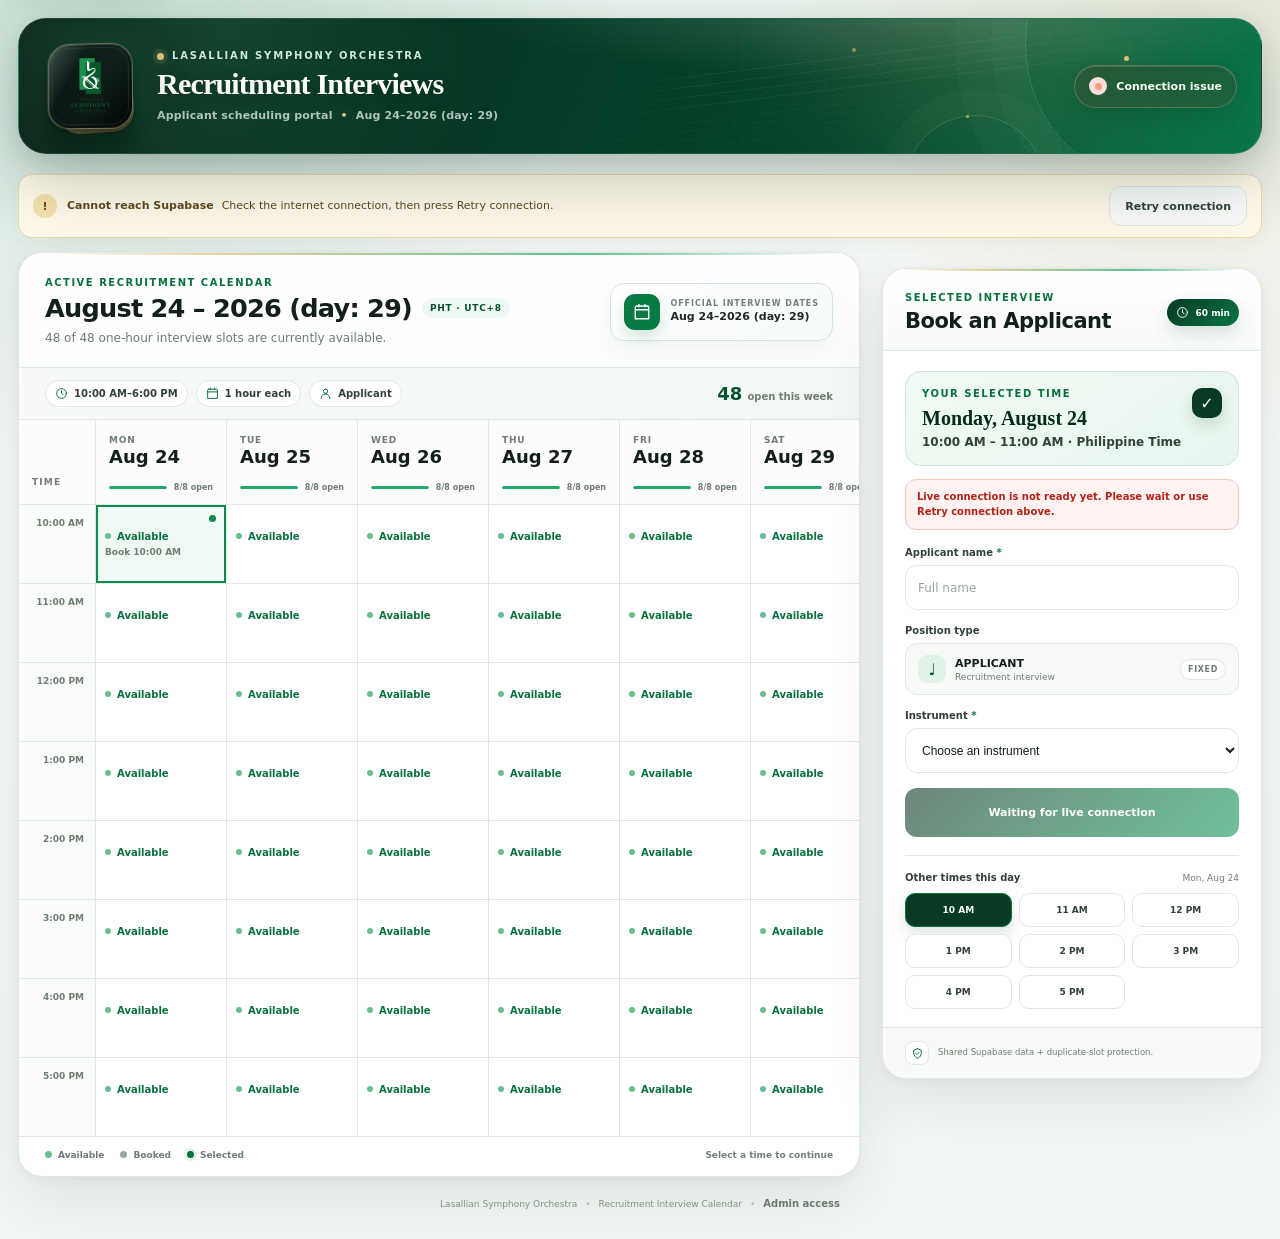
<file: index.html>
<!doctype html>
<html lang="en">
<head>
  <meta charset="utf-8" />
  <meta name="viewport" content="width=device-width, initial-scale=1, viewport-fit=cover" />
  <meta name="theme-color" content="#06351f" />
  <meta name="color-scheme" content="light" />
  <meta name="description" content="Lasallian Symphony Orchestra live applicant recruitment interview calendar. Recruitment dates are managed by the LSO administration portal." />
  <title>LSO Recruitment | Interview Calendar</title>
  <link rel="icon" type="image/png" href="./icon-192.png" />

  <!-- Active versioned assets are loaded directly; the legacy service worker is not used. -->
  <script>
    (function clearLegacyRecruitmentCaches(){
      try {
        if ('serviceWorker' in navigator) {
          navigator.serviceWorker.getRegistrations().then(function(regs){
            regs.filter(function(r){ return (r.scope || '').includes('/RecruitmentSchedule/'); })
              .forEach(function(r){ r.unregister(); });
          });
        }
        if ('caches' in window) {
          caches.keys().then(function(keys){
            keys.filter(function(k){ return k.indexOf('lso-recruitment-') === 0; })
              .forEach(function(k){ caches.delete(k); });
          });
        }
      } catch (_) {}
    })();
  </script>

  <link rel="stylesheet" href="./lso-ui-v18.css?v=20260916-1500-instrument" />
</head>
<body>
  <a class="skip-link" href="#calendarGrid">Skip to calendar</a>

  <div class="app-shell">
    <header class="topbar topbar-hero">
      <div class="hero-backdrop" aria-hidden="true">
        <span class="hero-staff hero-staff-a"></span>
        <span class="hero-staff hero-staff-b"></span>
        <span class="hero-ring hero-ring-a"></span>
        <span class="hero-ring hero-ring-b"></span>
        <span class="hero-glow"></span>
        <span class="hero-spark hero-spark-a"></span>
        <span class="hero-spark hero-spark-b"></span>
        <span class="hero-spark hero-spark-c"></span>
      </div>

      <div class="brand-lockup">
        <div class="logo-stage" aria-hidden="true">
          <div class="logo-frame"><img src="./lso-logo.png" alt="" /></div>
        </div>
        <div class="brand-copy">
          <p class="brand-overline"><span class="overline-dot"></span>Lasallian Symphony Orchestra</p>
          <h1>Recruitment Interviews</h1>
          <p class="brand-subtitle">Applicant scheduling portal <span class="subtitle-separator">•</span> <span id="batchHeroRange">Loading active calendar…</span></p>
        </div>
      </div>

      <div class="topbar-actions">
        <div class="sync-pill" id="syncPill" aria-live="polite" title="Shared calendar connection status">
          <span class="sync-indicator" aria-hidden="true"><span class="sync-dot"></span></span>
          <span id="syncText">Starting…</span>
        </div>
      </div>
    </header>

    <div class="setup-banner hidden" id="setupBanner" role="alert">
      <div class="setup-banner-copy">
        <span class="setup-icon" aria-hidden="true">!</span>
        <div>
          <strong id="setupTitle">Live sync is unavailable.</strong>
          <span id="setupMessage">Please retry the connection.</span>
        </div>
      </div>
      <button class="today-button" id="retrySyncBtn" type="button">Retry connection</button>
    </div>

    <main class="main-stage">
      <section class="schedule-surface" aria-label="Recruitment interview calendar">
        <div class="schedule-toolbar">
          <div class="week-heading">
            <p class="eyebrow">Active recruitment calendar</p>
            <div class="week-title-row">
              <h2 id="weekRange">Loading calendar…</h2>
              <span class="timezone-chip">PHT · UTC+8</span>
            </div>
            <p class="week-caption" id="weekCaption">Choose an available one-hour interview slot.</p>
          </div>

          <div class="official-period" aria-label="Official interview dates">
            <span class="official-period-icon" aria-hidden="true">
              <svg viewBox="0 0 24 24"><path d="M8 2v3M16 2v3M3 9h18M5 4h14a2 2 0 0 1 2 2v15H3V6a2 2 0 0 1 2-2Z"/></svg>
            </span>
            <span><small>Official interview dates</small><strong id="officialPeriodRange">Loading…</strong></span>
          </div>
        </div>

        <div class="calendar-subbar">
          <div class="schedule-facts">
            <span class="fact-chip" id="scheduleHoursChip"><svg viewBox="0 0 24 24" aria-hidden="true"><circle cx="12" cy="12" r="9"/><path d="M12 7v5l3 2"/></svg><span id="scheduleHoursLabel">Loading hours…</span></span>
            <span class="fact-chip"><svg viewBox="0 0 24 24" aria-hidden="true"><path d="M8 2v3M16 2v3M3 9h18M5 4h14a2 2 0 0 1 2 2v15H3V6a2 2 0 0 1 2-2Z"/></svg>1 hour each</span>
            <span class="fact-chip"><svg viewBox="0 0 24 24" aria-hidden="true"><path d="M12 12a4 4 0 1 0 0-8 4 4 0 0 0 0 8ZM4 21a8 8 0 0 1 16 0"/></svg>Applicant</span>
          </div>
          <div class="availability-summary" aria-live="polite">
            <span class="availability-number" id="availableCount">—</span>
            <span class="availability-label">open this week</span>
          </div>
        </div>

        <div class="desktop-calendar-wrap" id="desktopCalendarWrap">
          <div class="calendar-grid" id="calendarGrid"></div>
        </div>

        <div class="mobile-calendar" id="mobileCalendar">
          <div class="day-strip-wrap">
            <div class="day-strip" id="dayStrip" role="tablist" aria-label="Choose a day"></div>
          </div>
          <div class="mobile-day-summary" id="mobileDaySummary"></div>
          <div class="mobile-slots" id="mobileSlots"></div>
        </div>

        <div class="legend" aria-label="Calendar legend">
          <span><i class="legend-dot available"></i>Available</span>
          <span><i class="legend-dot booked"></i>Booked</span>
          <span><i class="legend-dot selected"></i>Selected</span>
          <span class="legend-tip">Select a time to continue</span>
        </div>
      </section>

      <aside class="booking-panel" id="bookingCard" aria-label="Selected interview booking">
        <div class="booking-head">
          <div class="booking-head-copy">
            <p class="eyebrow">Selected interview</p>
            <h2 id="panelTitle">Book an Applicant</h2>
          </div>
          <span class="duration-badge">
            <svg viewBox="0 0 24 24" aria-hidden="true"><circle cx="12" cy="12" r="9"/><path d="M12 7v5l3 2"/></svg>
            60 min
          </span>
        </div>
        <div class="booking-body" id="panelBody"></div>
        <div class="panel-footer">
          <span class="shield-icon" aria-hidden="true"><svg viewBox="0 0 24 24"><path d="M12 3 5 6v5c0 4.7 2.8 8 7 10 4.2-2 7-5.3 7-10V6l-7-3Z"/><path d="m9 12 2 2 4-4"/></svg></span>
          <span>Shared Supabase data + duplicate-slot protection.</span>
        </div>
      </aside>
    </main>

    <footer class="site-footer">
      <span>Lasallian Symphony Orchestra</span>
      <span class="footer-separator">•</span>
      <span>Recruitment Interview Calendar</span>
      <span class="footer-separator">•</span>
      <a class="admin-access-link" href="./admin.html">Admin access</a>
    </footer>
  </div>
<div class="toast" id="toast" role="status" aria-live="polite">
    <span class="toast-icon" aria-hidden="true">✓</span>
    <span id="toastText"></span>
  </div>

  <!-- Configuration first, official Supabase CDN second, local app last. -->
  <script src="./supabase-config.js?v=20260916-1500-instrument"></script>
  <script src="./lso-native-supabase-v18.js?v=20260916-1500-instrument"></script>
  <script defer src="./lso-app-v18.js?v=20260916-1500-instrument"></script>

  <script>
    // If the local app does not load at all, do not leave the UI stuck on Connecting forever.
    setTimeout(function(){
      if (!window.__LSO_APP_STARTED) {
        var text = document.getElementById('syncText');
        var pill = document.getElementById('syncPill');
        var banner = document.getElementById('setupBanner');
        var title = document.getElementById('setupTitle');
        var message = document.getElementById('setupMessage');
        if (text) text.textContent = 'App file not loaded';
        if (pill) pill.classList.add('offline');
        if (title) title.textContent = 'Website files are incomplete.';
        if (message) message.textContent = 'Make sure lso-app-v18.js and lso-ui-v18.css are uploaded beside index.html.';
        if (banner) banner.classList.remove('hidden');
      }
    }, 12000);
  </script>
</body>
</html>
</file>
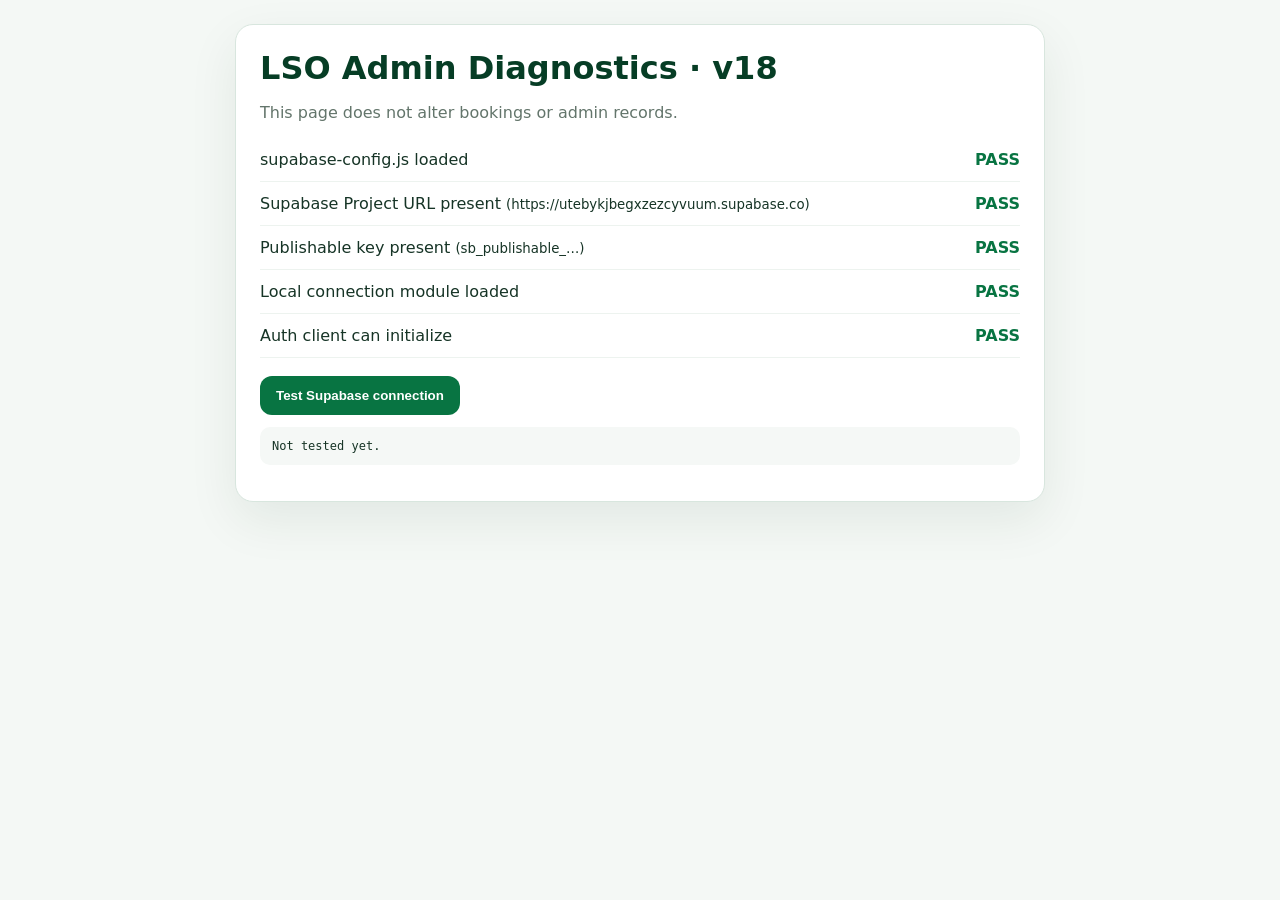
<file: admin-diagnostics.html>
<!doctype html>
<html lang="en">
<head>
<meta charset="utf-8"><meta name="viewport" content="width=device-width,initial-scale=1">
<title>LSO Admin Diagnostics</title>
<style>
body{font-family:system-ui,-apple-system,Segoe UI,sans-serif;background:#f4f8f5;color:#163426;margin:0;padding:24px}.card{max-width:760px;margin:auto;background:#fff;border:1px solid #d8e6de;border-radius:18px;padding:24px;box-shadow:0 18px 50px rgba(0,50,30,.08)}h1{margin:0 0 8px;color:#063d25}.muted{color:#63756b}.row{display:flex;justify-content:space-between;gap:16px;padding:12px 0;border-bottom:1px solid #edf3ef}.ok{color:#087442;font-weight:800}.bad{color:#b42318;font-weight:800}button{margin-top:18px;border:0;border-radius:12px;background:#087442;color:#fff;padding:12px 16px;font-weight:800;cursor:pointer}pre{white-space:pre-wrap;background:#f5f8f6;padding:12px;border-radius:10px;font-size:12px}</style>
</head><body><div class="card"><h1>LSO Admin Diagnostics · v18</h1><p class="muted">This page does not alter bookings or admin records.</p><div id="checks"></div><button id="networkBtn">Test Supabase connection</button><pre id="result">Not tested yet.</pre></div>
<script src="./supabase-config.js?v=20260916-1500-instrument"></script>
<script src="./lso-native-supabase-v18.js?v=20260916-1500-instrument"></script>
<script>
(function(){
 const checks=document.getElementById('checks');
 const add=(name,ok,detail='')=>{const d=document.createElement('div');d.className='row';d.innerHTML='<span>'+name+(detail?' <small>('+detail+')</small>':'')+'</span><span class="'+(ok?'ok':'bad')+'">'+(ok?'PASS':'FAIL')+'</span>';checks.appendChild(d)};
 const c=window.LSO_SUPABASE_CONFIG;
 add('supabase-config.js loaded',!!c);
 add('Supabase Project URL present',!!c?.url,c?.url||'missing');
 add('Publishable key present',!!c?.publishableKey,c?.publishableKey?'sb_publishable_…':'missing');
 add('Local connection module loaded',!!window.LSO_NATIVE_SUPABASE?.createClient);
 let client=null;try{client=window.LSO_NATIVE_SUPABASE?.createClient(c?.url,c?.publishableKey,{storageKey:'lso_admin_session_v16'});}catch(e){}
 add('Auth client can initialize',!!client?.auth);
 document.getElementById('networkBtn').onclick=async()=>{
  const out=document.getElementById('result');out.textContent='Testing…';
  try{
   const ctl=new AbortController();const timer=setTimeout(()=>ctl.abort(),8000);
   const r=await fetch(String(c.url).replace(/\/+$/,'')+'/auth/v1/settings',{headers:{apikey:c.publishableKey},signal:ctl.signal});clearTimeout(timer);
   const text=await r.text();out.textContent='HTTP '+r.status+'\n'+text.slice(0,1200);
  }catch(e){out.textContent='FAILED: '+(e?.message||e)+'\nIf this fails on GitHub Pages, the browser cannot reach the Supabase project from that device/network.'}
 };
})();
</script></body></html>
</file>
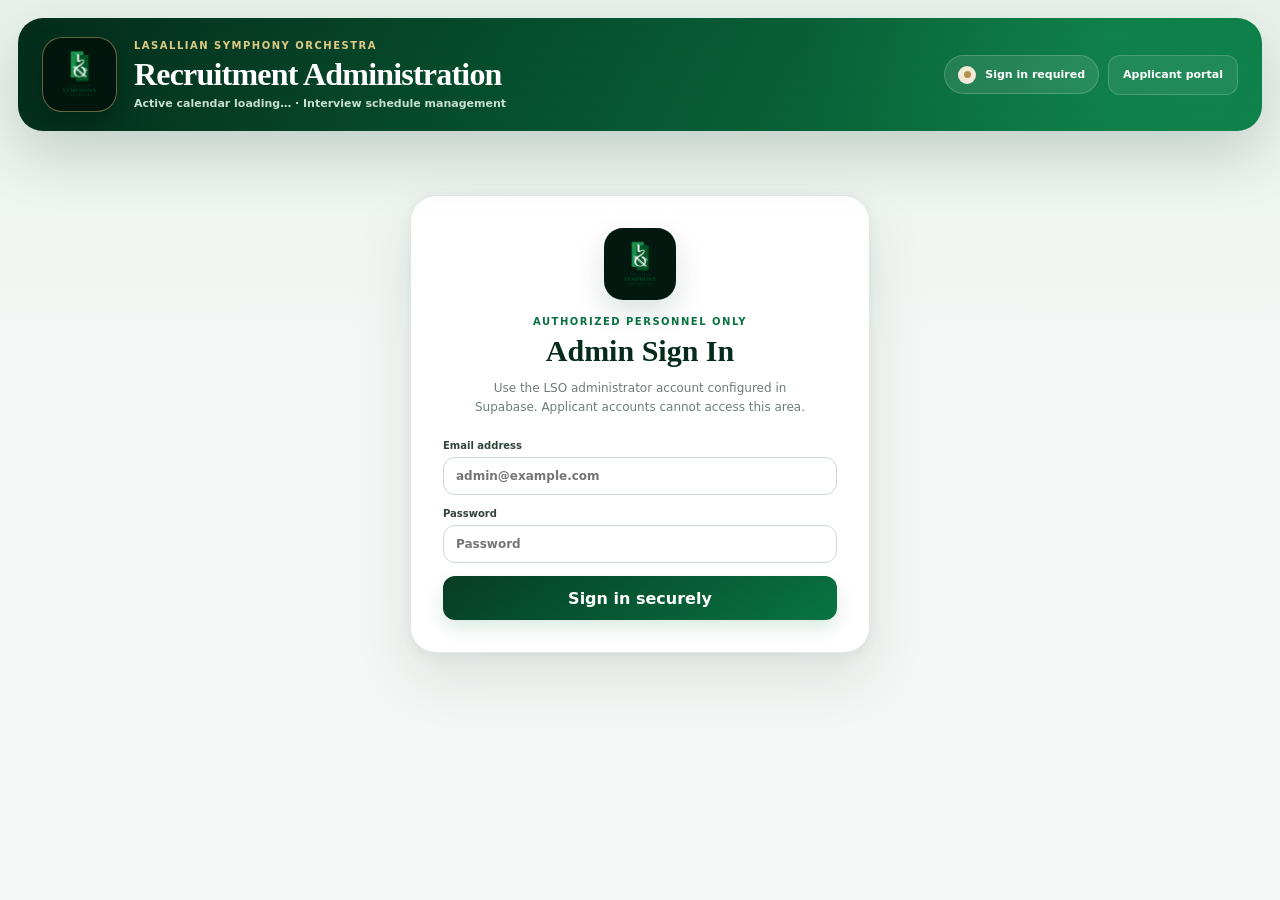
<file: admin.html>
<!doctype html>
<html lang="en">
<head>
  <meta charset="utf-8" />
  <meta name="viewport" content="width=device-width, initial-scale=1, viewport-fit=cover" />
  <meta name="theme-color" content="#06351f" />
  <meta name="description" content="Lasallian Symphony Orchestra recruitment interview administrator portal." />
  <title>LSO Recruitment Admin</title>
  <link rel="icon" type="image/png" href="./icon-192.png" />
  <link rel="stylesheet" href="./lso-ui-v18.css?v=20260916-1500-instrument" />
  <link rel="stylesheet" href="./lso-admin-v18.css?v=20260916-1500-instrument" />
</head>
<body class="admin-page">
  <div class="admin-shell">
    <header class="admin-hero">
      <div class="admin-brand">
        <div class="admin-logo"><img src="./lso-logo.png" alt="Lasallian Symphony Orchestra" /></div>
        <div>
          <p class="brand-overline">Lasallian Symphony Orchestra</p>
          <h1>Recruitment Administration</h1>
          <p><span id="adminHeroPeriod">Active calendar loading…</span> · Interview schedule management</p>
        </div>
      </div>
      <div class="admin-head-actions">
        <div class="sync-pill" id="adminSyncPill" aria-live="polite"><span class="sync-indicator"><span class="sync-dot"></span></span><span id="adminSyncText">Sign in required</span></div>
        <a class="admin-portal-link" href="./index.html">Applicant portal</a>
        <button class="admin-logout hidden" id="logoutBtn" type="button">Sign out</button>
      </div>
    </header>

    <main>
      <section class="admin-login-card" id="loginView">
        <div class="login-emblem"><img src="./lso-logo.png" alt="" /></div>
        <p class="eyebrow">Authorized personnel only</p>
        <h2>Admin Sign In</h2>
        <p class="login-copy">Use the LSO administrator account configured in Supabase. Applicant accounts cannot access this area.</p>
        <form id="adminLoginForm" class="admin-login-form">
          <label>Email address<input id="adminEmail" type="email" autocomplete="username" required placeholder="admin@example.com" /></label>
          <label>Password<input id="adminPassword" type="password" autocomplete="current-password" required placeholder="Password" /></label>
          <div class="admin-form-error hidden" id="loginError"></div>
          <button class="admin-primary" type="submit" id="loginBtn" disabled aria-disabled="true">Loading secure sign-in…</button>
        </form>
      </section>

      <section class="admin-app hidden" id="adminApp">
        <section class="batch-manager-card">
          <div class="batch-current-panel">
            <div class="batch-current-top"><div><p class="eyebrow">Applicant landing calendar</p><h2 id="activeBatchName">Active recruitment batch</h2></div><span class="batch-live-badge">LIVE</span></div>
            <div class="batch-current-range" id="activeBatchRange">Loading calendar…</div>
            <div class="batch-current-facts"><span id="activeBatchHours">—</span><span>1 hour each</span><span id="activeBatchSlots">— slots</span></div>
            <p class="batch-help">Publishing a new batch immediately changes the calendar shown on the applicant landing page. Existing bookings stay stored under their original batch.</p>
            <div class="batch-current-actions"><button class="admin-secondary" id="editActiveBatchBtn" type="button">Edit active calendar</button><button class="admin-primary" id="newBatchBtn" type="button">Create next batch</button></div>
          </div>
          <form class="batch-form" id="batchForm">
            <div class="batch-form-head"><div><p class="eyebrow" id="batchFormMode">Calendar settings</p><h3 id="batchFormTitle">Edit active calendar</h3></div><span class="admin-id-chip" id="batchModeChip">ACTIVE</span></div>
            <label>Batch name <span>*</span><input id="batchName" maxlength="100" required placeholder="e.g. Recruitment Batch 2" /></label>
            <div class="batch-field-grid"><label>Start date <span>*</span><input id="batchStartDate" type="date" required /></label><label>End date <span>*</span><input id="batchEndDate" type="date" required /></label></div>
            <div class="batch-field-grid"><label>First interview <span>*</span><select id="batchStartHour" required></select></label><label>End of interviews <span>*</span><select id="batchEndHour" required></select></label></div>
            <div class="batch-preview" id="batchPreview"><strong>Calendar preview</strong><span>Choose dates and hours.</span></div>
            <div class="admin-form-error hidden" id="batchError"></div>
            <div class="batch-form-actions"><button class="admin-secondary" id="resetBatchBtn" type="button">Reset</button><button class="admin-primary" id="publishBatchBtn" type="submit">Save active calendar</button></div>
          </form>
        </section>

        <div class="admin-summary-row">
          <article class="summary-card"><span>Booked</span><strong id="bookedCount">0</strong><small>confirmed applicants</small></article>
          <article class="summary-card"><span>Available</span><strong id="adminOpenCount">48</strong><small>remaining slots</small></article>
          <article class="summary-card"><span>Recruitment days</span><strong id="adminDayCount">—</strong><small id="adminPeriodText">Active batch</small></article>
          <button class="summary-card print-summary" id="adminPrintBtn" type="button"><span>Official print</span><strong>Print</strong><small>Folio · day or all days</small></button>
        </div>

        <div class="admin-workspace">
          <section class="admin-list-card">
            <div class="admin-card-head">
              <div><p class="eyebrow">Interview records</p><h2>Applicant Bookings</h2></div>
              <button class="admin-refresh" id="adminRefreshBtn" type="button">Refresh</button>
            </div>
            <div class="admin-filters admin-filters-v13">
              <label class="admin-search"><span>Search</span><input id="bookingSearch" type="search" placeholder="Search applicant name…" /></label>
              <label><span>Batch</span><select id="batchFilter"></select></label>
              <label><span>Day</span><select id="dayFilter"></select></label>
            </div>
            <div class="admin-table-wrap">
              <table class="admin-table">
                <thead><tr><th>Date</th><th>Scheduled interview</th><th>Full name</th><th>Instrument</th><th></th></tr></thead>
                <tbody id="adminBookingRows"></tbody>
              </table>
              <div class="admin-empty hidden" id="adminEmpty">No bookings match this view.</div>
            </div>
          </section>

          <aside class="admin-editor-card">
            <div class="admin-editor-empty" id="editorEmpty">
              <div class="editor-empty-icon">✦</div>
              <h2>Select a booking</h2>
              <p>Choose an applicant record from the table to edit the name, interview date, time, or instrument.</p>
            </div>
            <div class="admin-editor hidden" id="editorPanel">
              <div class="admin-card-head editor-head"><div><p class="eyebrow">Edit booking</p><h2 id="editorTitle">Applicant</h2></div><span class="admin-id-chip" id="editorSlotLabel"></span></div>
              <form id="adminEditForm" class="admin-edit-form">
                <label>Full name <span>*</span><input id="editApplicant" maxlength="120" required /></label>
                <div class="admin-field-grid">
                  <label>Interview date <span>*</span><select id="editDate" required></select></label>
                  <label>Interview time <span>*</span><select id="editHour" required></select></label>
                </div>
                <label>Instrument <span>*</span><select id="editInstrument" required></select></label>
                <div class="admin-edit-other hidden" id="editOtherInstrumentWrap"><label>Other instrument <span>*</span><input id="editOtherInstrument" maxlength="120" placeholder="Specify the instrument being applied for" /><small>Tell us which other instrument the applicant is applying for.</small></label></div>
                <div class="admin-form-error hidden" id="editError"></div>
                <div class="admin-editor-actions">
                  <button class="admin-danger" id="deleteBookingBtn" type="button">Delete booking</button>
                  <button class="admin-primary" type="submit" id="saveBookingBtn">Save changes</button>
                </div>
              </form>
            </div>
          </aside>
        </div>
      </section>
    </main>
  </div>

  <div class="print-modal hidden" id="printModal" role="dialog" aria-modal="true" aria-labelledby="printModalTitle">
    <button class="print-modal-backdrop" id="printModalBackdrop" type="button" aria-label="Close print options"></button>
    <div class="print-dialog" role="document">
      <div class="print-dialog-head"><div><p class="eyebrow">Admin · official documentation</p><h2 id="printModalTitle">Print Interview Schedule</h2><p>Select one day from the selected recruitment batch or print its complete record.</p></div><button class="print-close" id="printCloseBtn" type="button" aria-label="Close print options">×</button></div>
      <div class="print-day-options" id="printDayOptions" role="radiogroup" aria-label="Choose a recruitment day"></div>
      <section class="print-authorization" aria-labelledby="printAuthorizationTitle">
        <div class="print-authorization-head">
          <div><p class="eyebrow">Required signatories</p><h3 id="printAuthorizationTitle">Document Authorization</h3></div>
          <span class="required-chip">Required</span>
        </div>
        <div class="print-authorization-grid">
          <label class="print-auth-field">
            <span>Authorized Officer <b>*</b></span>
            <input id="printAuthorizedOfficer" type="text" autocomplete="name" maxlength="120" placeholder="Enter Membership officer's full name" required />
            <small>Membership</small>
          </label>
          <label class="print-auth-field">
            <span>Approved By <b>*</b></span>
            <input id="printApprovedBy" type="text" autocomplete="name" maxlength="120" placeholder="Enter President's full name" required />
            <small>President</small>
          </label>
        </div>
        <div class="print-auth-error hidden" id="printAuthError" role="alert">Enter both required names before printing.</div>
      </section>
      <div class="print-dialog-note"><span>i</span><p>Formatted for <strong>Folio / long bond paper (8.5 × 13 in)</strong>. Only the selected schedule will be sent to print. The official document contains <strong>Full Name</strong>, <strong>Instrument</strong>, <strong>Scheduled Interview</strong>, and the required authorization block, using the complete LSO header and footer.</p></div>
      <div class="print-dialog-actions"><button class="button print-cancel-button" id="printCancelBtn" type="button">Cancel</button><button class="button button-primary print-confirm-button" id="printConfirmBtn" type="button"><span>Print selected day</span></button></div>
    </div>
  </div>
  <div class="print-document" id="printDocument" aria-hidden="true"></div>
  <div class="toast" id="adminToast" role="status" aria-live="polite"><span class="toast-icon">✓</span><span id="adminToastText"></span></div>

  <script src="./supabase-config.js?v=20260916-1500-instrument"></script>
  <script src="./lso-native-supabase-v18.js?v=20260916-1500-instrument"></script>
  <script defer src="./lso-admin-v18.js?v=20260916-1500-instrument"></script>
  <script>
    // v18 startup watchdog: if the admin application crashes before initializing,
    // show a useful error instead of leaving the button permanently disabled.
    window.addEventListener('load', function () {
      setTimeout(function () {
        var btn = document.getElementById('loginBtn');
        var err = document.getElementById('loginError');
        if (btn && btn.disabled && btn.textContent.indexOf('Loading secure sign-in') !== -1) {
          btn.disabled = false;
          btn.setAttribute('aria-disabled', 'false');
          btn.textContent = 'Retry secure connection';
          if (err) {
            err.textContent = 'The admin application did not finish starting. Reload the page with Ctrl+Shift+R. If this message remains, verify that lso-admin-v18.js is uploaded beside admin.html.';
            err.classList.remove('hidden');
          }
        }
      }, 2500);
    });
  </script>
</body>
</html>
</file>
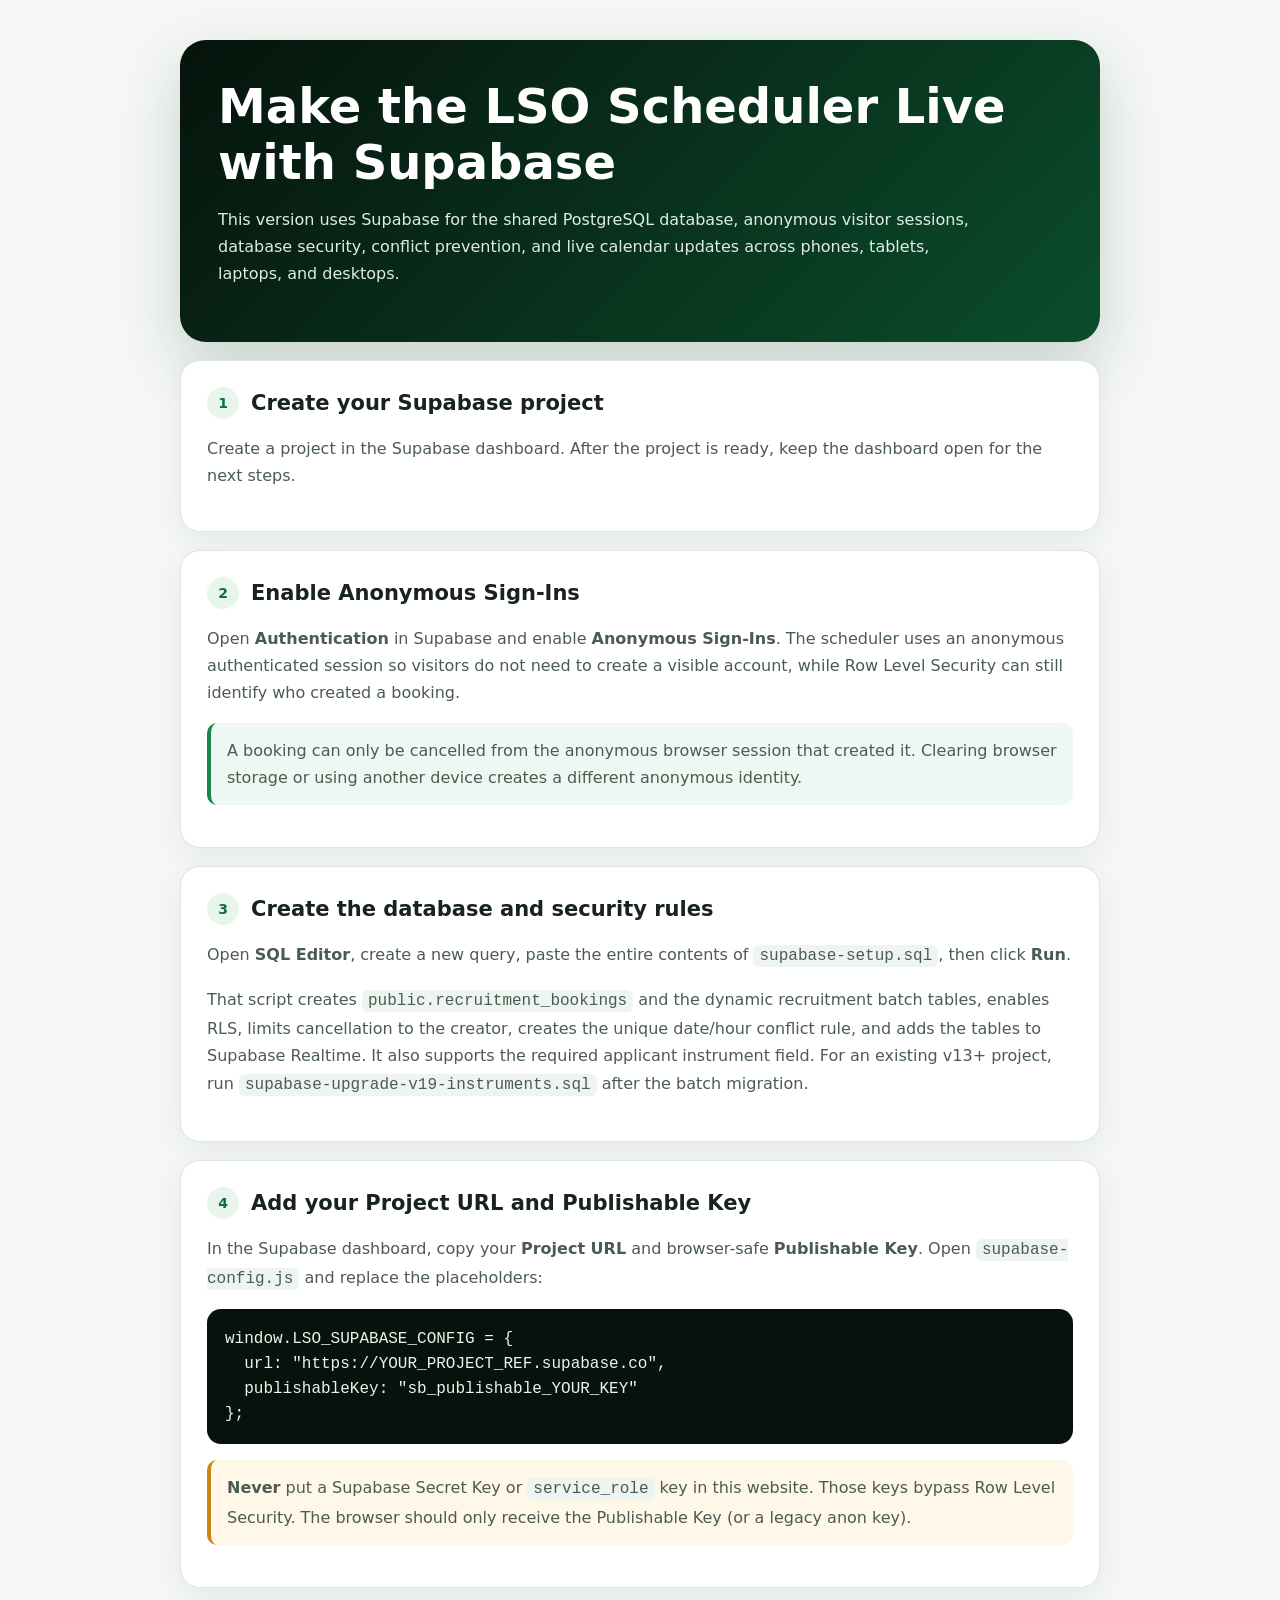
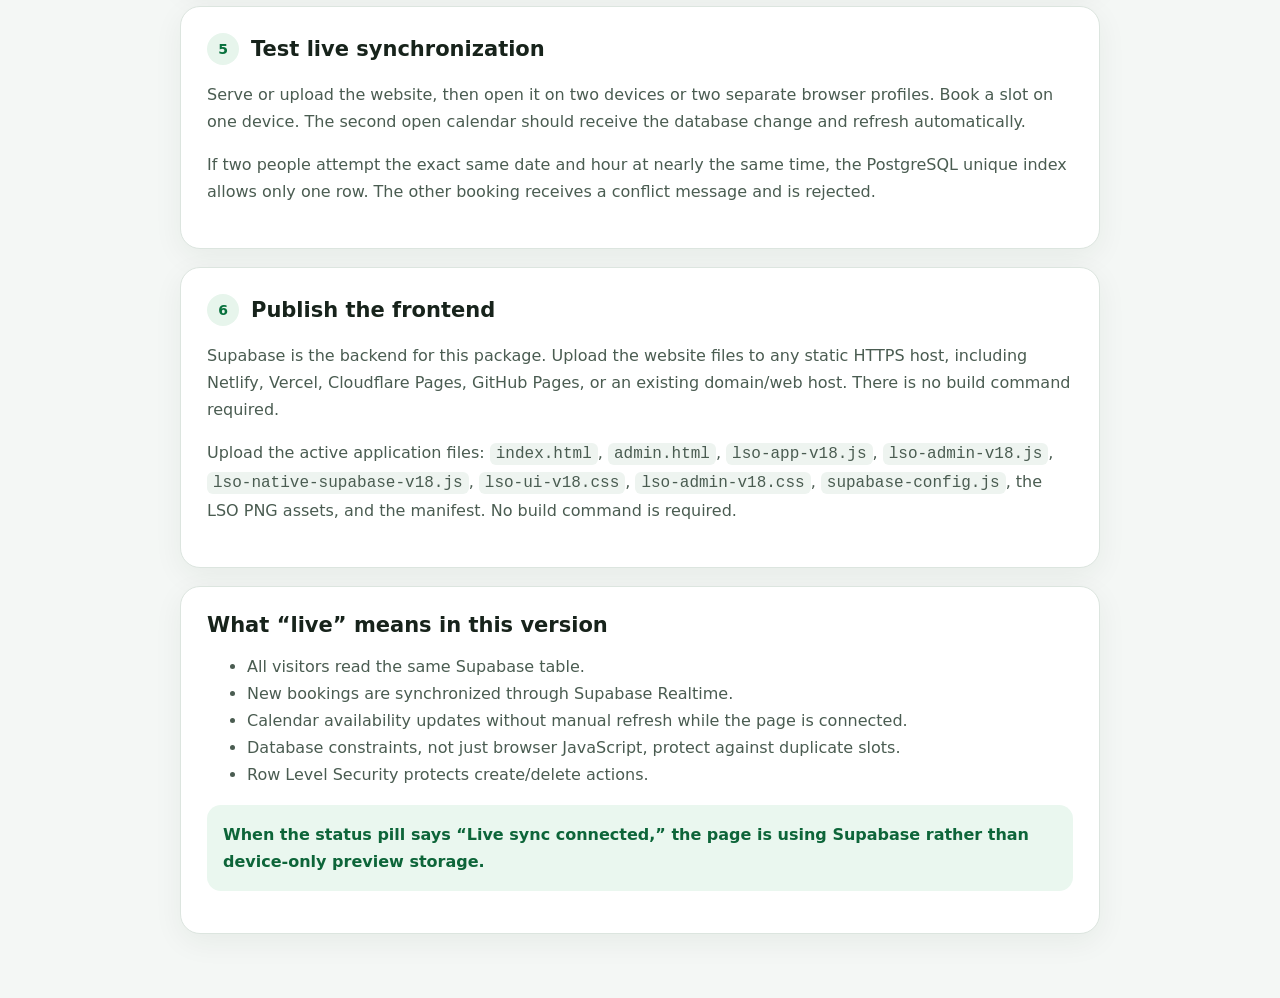
<file: SUPABASE_SETUP_GUIDE.html>
<!doctype html><html lang="en"><head><meta charset="utf-8"><meta name="viewport" content="width=device-width,initial-scale=1"><title>LSO Scheduler · Supabase Live Setup</title><style>
:root{font-family:Inter,ui-sans-serif,system-ui,-apple-system,BlinkMacSystemFont,"Segoe UI",sans-serif;color:#17231b;background:#f4f7f5}*{box-sizing:border-box}body{margin:0}.wrap{width:min(920px,calc(100% - 32px));margin:40px auto 80px}.hero{background:linear-gradient(135deg,#06130c,#0b4d2c);color:#fff;padding:38px;border-radius:26px;box-shadow:0 24px 60px rgba(5,43,23,.18)}h1{margin:0 0 10px;font-size:clamp(30px,5vw,48px)}.hero p{max-width:760px;line-height:1.7;color:#dfece4}.card{background:#fff;border:1px solid #dce5df;border-radius:20px;padding:26px;margin-top:18px;box-shadow:0 8px 30px rgba(5,43,23,.06)}h2{margin:0 0 12px;font-size:21px;display:flex;gap:12px;align-items:center}.step{display:grid;place-items:center;width:32px;height:32px;border-radius:50%;background:#e7f5ec;color:#08713d;font-size:14px}p,li{line-height:1.7;color:#4a5c51}code,pre{font-family:ui-monospace,SFMono-Regular,Menlo,monospace}code{background:#eef4f0;padding:2px 6px;border-radius:6px}pre{overflow:auto;background:#06130c;color:#e6f6ec;padding:18px;border-radius:14px;line-height:1.55}.note{padding:14px 16px;background:#eef8f2;border-left:4px solid #17874b;border-radius:10px}.warn{padding:14px 16px;background:#fff7e8;border-left:4px solid #c98611;border-radius:10px}.done{padding:16px;background:#eaf7ef;border-radius:14px;color:#0d6539;font-weight:700}a{color:#08713d}</style></head><body><main class="wrap">
<section class="hero"><h1>Make the LSO Scheduler Live with Supabase</h1><p>This version uses Supabase for the shared PostgreSQL database, anonymous visitor sessions, database security, conflict prevention, and live calendar updates across phones, tablets, laptops, and desktops.</p></section>
<section class="card"><h2><span class="step">1</span>Create your Supabase project</h2><p>Create a project in the Supabase dashboard. After the project is ready, keep the dashboard open for the next steps.</p></section>
<section class="card"><h2><span class="step">2</span>Enable Anonymous Sign-Ins</h2><p>Open <strong>Authentication</strong> in Supabase and enable <strong>Anonymous Sign-Ins</strong>. The scheduler uses an anonymous authenticated session so visitors do not need to create a visible account, while Row Level Security can still identify who created a booking.</p><p class="note">A booking can only be cancelled from the anonymous browser session that created it. Clearing browser storage or using another device creates a different anonymous identity.</p></section>
<section class="card"><h2><span class="step">3</span>Create the database and security rules</h2><p>Open <strong>SQL Editor</strong>, create a new query, paste the entire contents of <code>supabase-setup.sql</code>, then click <strong>Run</strong>.</p><p>That script creates <code>public.recruitment_bookings</code> and the dynamic recruitment batch tables, enables RLS, limits cancellation to the creator, creates the unique date/hour conflict rule, and adds the tables to Supabase Realtime. It also supports the required applicant instrument field. For an existing v13+ project, run <code>supabase-upgrade-v19-instruments.sql</code> after the batch migration.</p></section>
<section class="card"><h2><span class="step">4</span>Add your Project URL and Publishable Key</h2><p>In the Supabase dashboard, copy your <strong>Project URL</strong> and browser-safe <strong>Publishable Key</strong>. Open <code>supabase-config.js</code> and replace the placeholders:</p><pre>window.LSO_SUPABASE_CONFIG = {
  url: "https://YOUR_PROJECT_REF.supabase.co",
  publishableKey: "sb_publishable_YOUR_KEY"
};</pre><p class="warn"><strong>Never</strong> put a Supabase Secret Key or <code>service_role</code> key in this website. Those keys bypass Row Level Security. The browser should only receive the Publishable Key (or a legacy anon key).</p></section>
<section class="card"><h2><span class="step">5</span>Test live synchronization</h2><p>Serve or upload the website, then open it on two devices or two separate browser profiles. Book a slot on one device. The second open calendar should receive the database change and refresh automatically.</p><p>If two people attempt the exact same date and hour at nearly the same time, the PostgreSQL unique index allows only one row. The other booking receives a conflict message and is rejected.</p></section>
<section class="card"><h2><span class="step">6</span>Publish the frontend</h2><p>Supabase is the backend for this package. Upload the website files to any static HTTPS host, including Netlify, Vercel, Cloudflare Pages, GitHub Pages, or an existing domain/web host. There is no build command required.</p><p>Upload the active application files: <code>index.html</code>, <code>admin.html</code>, <code>lso-app-v18.js</code>, <code>lso-admin-v18.js</code>, <code>lso-native-supabase-v18.js</code>, <code>lso-ui-v18.css</code>, <code>lso-admin-v18.css</code>, <code>supabase-config.js</code>, the LSO PNG assets, and the manifest. No build command is required.</p></section>
<section class="card"><h2>What “live” means in this version</h2><ul><li>All visitors read the same Supabase table.</li><li>New bookings are synchronized through Supabase Realtime.</li><li>Calendar availability updates without manual refresh while the page is connected.</li><li>Database constraints, not just browser JavaScript, protect against duplicate slots.</li><li>Row Level Security protects create/delete actions.</li></ul><p class="done">When the status pill says “Live sync connected,” the page is using Supabase rather than device-only preview storage.</p></section>
</main></body></html>
</file>
<file: lso-ui-v18.css>
:root{
  --ink:#122019;
  --ink-soft:#314239;
  --muted:#6f7d75;
  --page:#f3f7f4;
  --surface:#ffffff;
  --surface-soft:#f8faf8;
  --line:#dfe8e2;
  --line-strong:#cbd9d0;
  --green-950:#052b1a;
  --green-900:#063a22;
  --green-800:#07512e;
  --green-700:#08713f;
  --green-600:#0c8a4e;
  --green-500:#20a866;
  --green-100:#dff3e7;
  --green-50:#eff9f3;
  --danger:#b42318;
  --danger-soft:#fff2f0;
  --shadow-lg:0 24px 60px rgba(15,48,31,.10),0 4px 14px rgba(15,48,31,.05);
  --shadow-md:0 12px 28px rgba(15,48,31,.08),0 2px 8px rgba(15,48,31,.04);
  --shadow-sm:0 6px 16px rgba(15,48,31,.07);
  --radius-xl:24px;
  --radius-lg:18px;
  --radius-md:13px;
  --ease:cubic-bezier(.2,.8,.2,1);
}

*{box-sizing:border-box}
html{background:var(--page);scroll-behavior:smooth}
body{
  margin:0;
  min-width:320px;
  min-height:100vh;
  color:var(--ink);
  background:
    linear-gradient(180deg,rgba(228,244,234,.65) 0,rgba(243,247,244,0) 260px),
    var(--page);
  font-family:Inter,ui-sans-serif,system-ui,-apple-system,BlinkMacSystemFont,"Segoe UI",sans-serif;
  -webkit-font-smoothing:antialiased;
  text-rendering:optimizeLegibility;
  overflow-x:hidden;
}
button,input,textarea{font:inherit}
button{touch-action:manipulation}
button,input,textarea{outline:none}
button:focus-visible,input:focus-visible,textarea:focus-visible,a:focus-visible{outline:3px solid rgba(12,138,78,.20);outline-offset:3px}
.hidden{display:none!important}

.skip-link{
  position:fixed;
  top:12px;
  left:12px;
  z-index:9999;
  transform:translateY(-160%);
  padding:10px 14px;
  border-radius:10px;
  background:#fff;
  color:var(--green-900);
  font-size:13px;
  font-weight:800;
  text-decoration:none;
  box-shadow:var(--shadow-md);
  transition:transform .18s ease;
}
.skip-link:focus{transform:none}

.app-shell{
  width:min(1600px,100%);
  margin:0 auto;
  padding:max(16px,env(safe-area-inset-top)) max(18px,env(safe-area-inset-right)) max(26px,env(safe-area-inset-bottom)) max(18px,env(safe-area-inset-left));
}

.topbar{
  min-height:86px;
  display:flex;
  align-items:center;
  justify-content:space-between;
  gap:20px;
  padding:10px 4px 18px;
}
.brand-lockup{display:flex;align-items:center;gap:14px;min-width:0}
.logo-frame{
  width:62px;
  height:62px;
  flex:0 0 auto;
  overflow:hidden;
  border-radius:16px;
  background:#030805;
  border:1px solid rgba(6,58,34,.16);
  box-shadow:0 10px 24px rgba(6,58,34,.14);
}
.logo-frame img{display:block;width:100%;height:100%;object-fit:contain}
.brand-copy{min-width:0}
.brand-overline,.eyebrow{
  margin:0;
  color:var(--green-700);
  font-size:10px;
  line-height:1.2;
  letter-spacing:.15em;
  text-transform:uppercase;
  font-weight:850;
}
.brand-copy h1{
  margin:4px 0 0;
  color:var(--green-950);
  font-family:Georgia,"Times New Roman",serif;
  font-size:clamp(25px,2.2vw,34px);
  line-height:1.05;
  letter-spacing:-.025em;
  font-weight:700;
}
.brand-subtitle{margin:5px 0 0;color:var(--muted);font-size:11px;font-weight:650}
.topbar-actions{display:flex;align-items:center;gap:9px;flex:0 0 auto}
.sync-pill{
  min-height:39px;
  display:flex;
  align-items:center;
  gap:9px;
  padding:0 13px;
  border:1px solid var(--line);
  border-radius:999px;
  background:#fff;
  color:var(--ink-soft);
  font-size:11px;
  font-weight:780;
  white-space:nowrap;
  box-shadow:0 3px 10px rgba(15,48,31,.04);
}
.sync-indicator{width:18px;height:18px;display:grid;place-items:center;border-radius:50%;background:#f2ead7}
.sync-dot{width:7px;height:7px;border-radius:50%;background:#b69049}
.sync-pill.live .sync-indicator{background:#e6f6ed}
.sync-pill.live .sync-dot{background:var(--green-500);animation:livePulse 2s infinite}
.sync-pill.offline .sync-indicator{background:#fae8e5}
.sync-pill.offline .sync-dot{background:#d15b51;animation:none}
@keyframes livePulse{0%{box-shadow:0 0 0 0 rgba(32,168,102,.34)}70%{box-shadow:0 0 0 6px rgba(32,168,102,0)}100%{box-shadow:0 0 0 0 rgba(32,168,102,0)}}

.icon-button,.today-button,.button{
  border:1px solid var(--line);
  background:#fff;
  color:var(--ink-soft);
  cursor:pointer;
  font-weight:780;
  transition:transform .16s var(--ease),box-shadow .16s var(--ease),border-color .16s var(--ease),background .16s var(--ease),color .16s var(--ease);
}
.icon-button{width:40px;height:40px;display:grid;place-items:center;padding:0;border-radius:12px}
.icon-button svg{display:block;width:17px;height:17px;fill:none;stroke:currentColor;stroke-width:1.9;stroke-linecap:round;stroke-linejoin:round}
.icon-button:hover,.today-button:hover,.button:hover{transform:translateY(-1px);border-color:var(--line-strong);box-shadow:var(--shadow-sm)}
.print-button{background:var(--green-950);border-color:var(--green-950);color:#fff}
.print-button:hover{background:var(--green-900);border-color:var(--green-900)}
.today-button{height:40px;padding:0 15px;border-radius:12px;font-size:11px;background:var(--surface-soft)}

.setup-banner{
  margin:0 0 14px;
  display:flex;
  align-items:center;
  justify-content:space-between;
  gap:16px;
  padding:11px 14px;
  border:1px solid #ead7aa;
  border-radius:14px;
  background:#fff9ea;
  color:#5d491f;
  box-shadow:0 5px 15px rgba(91,67,22,.04);
}
.setup-banner-copy{display:flex;align-items:center;gap:10px;min-width:0}
.setup-banner-copy div{display:flex;flex-wrap:wrap;gap:3px 8px;font-size:11px;line-height:1.45}
.setup-icon{width:24px;height:24px;display:grid;place-items:center;flex:0 0 auto;border-radius:50%;background:#f5e2ad;font-size:11px;font-weight:900}
.banner-label{font-size:9px;font-weight:850;text-transform:uppercase;letter-spacing:.08em;white-space:nowrap}

.main-stage{
  display:grid;
  grid-template-columns:minmax(0,1fr) 380px;
  gap:20px;
  align-items:start;
}
.schedule-surface,.booking-panel{
  background:var(--surface);
  border:1px solid var(--line);
  box-shadow:var(--shadow-lg);
}
.schedule-surface{min-width:0;border-radius:var(--radius-xl);overflow:hidden}
.schedule-toolbar{
  display:flex;
  align-items:center;
  justify-content:space-between;
  gap:24px;
  padding:24px 26px 20px;
}
.week-heading{min-width:0}
.week-heading .eyebrow{margin-bottom:6px}
.week-title-row{display:flex;align-items:center;gap:10px;flex-wrap:wrap}
.week-heading h2{margin:0;color:var(--ink);font-size:clamp(23px,2vw,31px);line-height:1.05;letter-spacing:-.03em;font-weight:760}
.timezone-chip{padding:5px 8px;border-radius:999px;background:var(--green-50);color:var(--green-800);font-size:9px;font-weight:850;letter-spacing:.08em;text-transform:uppercase}
.week-caption{margin:7px 0 0;color:var(--muted);font-size:12px;line-height:1.5}
.week-nav{display:flex;align-items:center;gap:7px;flex:0 0 auto}
.official-period{display:flex;align-items:center;gap:10px;padding:9px 12px;border:1px solid rgba(7,82,47,.16);border-radius:14px;background:linear-gradient(135deg,rgba(239,248,243,.96),rgba(255,255,255,.98));box-shadow:0 8px 24px rgba(6,53,31,.07);flex:0 0 auto}
.official-period-icon{width:34px;height:34px;border-radius:10px;display:grid;place-items:center;background:var(--green-700);color:#fff;box-shadow:0 6px 16px rgba(6,53,31,.18)}
.official-period-icon svg{width:17px;height:17px;fill:none;stroke:currentColor;stroke-width:1.8;stroke-linecap:round;stroke-linejoin:round}
.official-period>span:last-child{display:flex;flex-direction:column;gap:1px}
.official-period small{font-size:8px;line-height:1.1;text-transform:uppercase;letter-spacing:.12em;color:var(--muted);font-weight:800}
.official-period strong{font-size:11px;line-height:1.25;color:var(--ink);white-space:nowrap}

.calendar-subbar{
  display:flex;
  align-items:center;
  justify-content:space-between;
  gap:16px;
  padding:12px 26px;
  border-top:1px solid var(--line);
  border-bottom:1px solid var(--line);
  background:var(--surface-soft);
}
.schedule-facts{display:flex;align-items:center;gap:8px;flex-wrap:wrap}
.fact-chip{display:inline-flex;align-items:center;gap:6px;padding:6px 9px;border:1px solid var(--line);border-radius:999px;background:#fff;color:var(--ink-soft);font-size:10px;font-weight:720}
.fact-chip svg{display:block;width:13px;height:13px;fill:none;stroke:var(--green-700);stroke-width:1.8;stroke-linecap:round;stroke-linejoin:round}
.availability-summary{display:flex;align-items:baseline;gap:5px;white-space:nowrap}
.availability-number{color:var(--green-800);font-size:18px;font-weight:880;font-variant-numeric:tabular-nums}
.availability-label{color:var(--muted);font-size:10px;font-weight:700}

.desktop-calendar-wrap{overflow:auto;overscroll-behavior:contain;scrollbar-width:thin;scrollbar-color:#c6d4cb transparent}
.calendar-grid{
  display:grid;
  grid-template-columns:76px repeat(var(--day-count,6),minmax(130px,1fr));
  min-width:1060px;
  gap:1px;
  background:var(--line);
}
.cal-cell{min-width:0;background:#fff}
.cal-corner,.cal-day{position:sticky;top:0;z-index:4;background:#fbfcfb}
.cal-corner{left:0;z-index:6;display:flex;align-items:flex-end;padding:17px 13px}
.cal-corner span{color:var(--muted);font-size:9px;text-transform:uppercase;letter-spacing:.13em;font-weight:850}
.cal-day{min-height:84px;padding:15px 13px 12px;display:flex;flex-direction:column;justify-content:space-between;gap:8px}
.cal-day.today{background:var(--green-50)}
.day-top{display:flex;align-items:flex-start;justify-content:space-between;gap:8px}
.day-name{display:block;color:var(--muted);font-size:9px;text-transform:uppercase;letter-spacing:.09em;font-weight:850}
.day-date{display:block;margin-top:3px;color:var(--ink);font-size:18px;font-weight:850;line-height:1}
.today-mark{width:7px;height:7px;border-radius:50%;background:var(--green-600);box-shadow:0 0 0 4px rgba(12,138,78,.10)}
.day-capacity{display:flex;align-items:center;gap:7px}
.capacity-track{height:3px;flex:1;overflow:hidden;border-radius:99px;background:#e8eeea}
.capacity-fill{height:100%;border-radius:99px;background:var(--green-500)}
.capacity-text{color:var(--muted);font-size:8px;font-weight:780;white-space:nowrap;font-variant-numeric:tabular-nums}
.cal-time{position:sticky;left:0;z-index:3;min-height:78px;padding:13px 11px;display:flex;align-items:flex-start;justify-content:flex-end;background:#fafcfa;color:var(--muted);font-size:9px;font-weight:780;white-space:nowrap;font-variant-numeric:tabular-nums}
.slot{
  position:relative;
  min-height:78px;
  padding:9px;
  border:0;
  text-align:left;
  cursor:pointer;
  overflow:hidden;
  transition:background .16s var(--ease),box-shadow .16s var(--ease);
}
.slot::before{content:"";position:absolute;inset:7px;border:1px solid transparent;border-radius:12px;pointer-events:none;transition:border-color .16s var(--ease),background .16s var(--ease)}
.slot:hover{z-index:2;background:#fbfdfb}
.slot:not(.booked):hover::before{border-color:#b4d8c4;background:var(--green-50)}
.slot-content{position:relative;z-index:1;height:100%;display:flex;flex-direction:column;justify-content:center;gap:5px;min-width:0}
.available-content{align-items:flex-start}
.available-label{display:inline-flex;align-items:center;gap:6px;color:var(--green-700);font-size:10px;font-weight:820}
.available-label::before{content:"";width:6px;height:6px;border-radius:50%;background:#69bd8e}
.slot-cta{color:var(--muted);font-size:9px;font-weight:650;opacity:0;transform:translateY(2px);transition:opacity .16s var(--ease),transform .16s var(--ease)}
.slot:hover .slot-cta,.slot.selected .slot-cta{opacity:1;transform:none}
.slot.selected{background:var(--green-50);box-shadow:inset 0 0 0 2px var(--green-600)}
.slot.selected::after{content:"";position:absolute;right:10px;top:10px;width:7px;height:7px;border-radius:50%;background:var(--green-600)}
.slot.booked{background:#f4f7f5}
.slot.booked::before{border-color:#e0e8e2;background:rgba(255,255,255,.55)}
.slot.booked:hover::before{border-color:#bdcec3}
.slot.booked.selected{box-shadow:inset 0 0 0 2px #66776c}
.booking-name-row{display:flex;align-items:center;gap:7px;min-width:0}
.booking-avatar{width:24px;height:24px;display:grid;place-items:center;flex:0 0 auto;border-radius:8px;background:var(--green-950);color:#fff;font-size:9px;font-weight:900;letter-spacing:.02em}
.booking-name{min-width:0;overflow:hidden;text-overflow:ellipsis;white-space:nowrap;color:#26342a;font-size:10px;font-weight:820}
.booking-meta{padding-left:31px;color:#7a877e;font-size:8.5px;font-weight:650;white-space:nowrap;overflow:hidden;text-overflow:ellipsis}

.legend{display:flex;align-items:center;gap:16px;flex-wrap:wrap;padding:13px 26px 16px;border-top:1px solid var(--line);color:var(--muted);font-size:9px;font-weight:700}
.legend span{display:inline-flex;align-items:center;gap:6px}
.legend-dot{width:7px;height:7px;border-radius:50%;display:inline-block}
.legend-dot.available{background:#69bd8e}
.legend-dot.booked{background:#98a69e}
.legend-dot.selected{background:var(--green-700);box-shadow:0 0 0 3px rgba(8,113,63,.10)}
.legend-tip{margin-left:auto;color:#718078}

.booking-panel{position:sticky;top:16px;border-radius:var(--radius-xl);overflow:hidden}
.booking-head{display:flex;align-items:center;justify-content:space-between;gap:12px;padding:23px 22px 17px;border-bottom:1px solid var(--line)}
.booking-head-copy .eyebrow{margin-bottom:6px}
.booking-head h2{margin:0;color:var(--ink);font-size:21px;letter-spacing:-.025em;line-height:1.1}
.duration-badge{display:inline-flex;align-items:center;gap:6px;padding:7px 9px;border-radius:999px;background:var(--green-950);color:#fff;font-size:9px;font-weight:850;white-space:nowrap}
.duration-badge svg{display:block;width:13px;height:13px;fill:none;stroke:currentColor;stroke-width:1.8;stroke-linecap:round;stroke-linejoin:round}
.booking-body{padding:20px 22px 18px}
.slot-summary{padding:16px;border:1px solid #cfe4d7;border-radius:16px;background:var(--green-50)}
.slot-summary-top{display:flex;align-items:flex-start;justify-content:space-between;gap:10px}
.slot-summary .eyebrow{margin-bottom:7px}
.selection-date{color:var(--green-950);font-family:Georgia,"Times New Roman",serif;font-size:20px;line-height:1.15;font-weight:700}
.selection-time{margin-top:5px;color:var(--ink-soft);font-size:12px;font-weight:720}
.selected-check{width:30px;height:30px;display:grid;place-items:center;flex:0 0 auto;border-radius:10px;background:var(--green-900);color:#fff;box-shadow:0 7px 16px rgba(6,58,34,.15)}
.selected-check svg{display:block;width:16px;height:16px;fill:none;stroke:currentColor;stroke-width:2;stroke-linecap:round;stroke-linejoin:round}
.form-alert{display:none;margin:13px 0 0;padding:10px 11px;border:1px solid #f1c7c2;border-radius:11px;background:var(--danger-soft);color:var(--danger);font-size:10px;font-weight:700;line-height:1.45}
.form-alert.show{display:block}
.booking-form{display:grid;gap:15px;margin-top:17px}
.field{display:grid;gap:7px}
.field label,.field-label{color:var(--ink-soft);font-size:10px;font-weight:800}
.field-help{color:var(--muted);font-size:9px;line-height:1.4}
.required{color:var(--green-700)}
.control{width:100%;min-height:45px;border:1px solid var(--line);border-radius:12px;background:#fff;color:var(--ink);padding:0 12px;font-size:12px;transition:border-color .16s ease,box-shadow .16s ease}
.control::placeholder{color:#9aa69f}
.control:hover{border-color:var(--line-strong)}
.control:focus{border-color:#7eb99a;box-shadow:0 0 0 4px rgba(12,138,78,.09)}
textarea.control{min-height:88px;padding:11px 12px;resize:vertical;line-height:1.5}
.fixed-row{display:flex;align-items:center;justify-content:space-between;gap:12px;padding:11px 12px;border:1px solid var(--line);border-radius:12px;background:var(--surface-soft)}
.fixed-row-left{display:flex;align-items:center;gap:9px}
.fixed-icon{width:28px;height:28px;display:grid;place-items:center;border-radius:9px;background:var(--green-100);color:var(--green-800)}
.fixed-icon svg{display:block;width:14px;height:14px;fill:none;stroke:currentColor;stroke-width:1.8;stroke-linecap:round;stroke-linejoin:round}
.fixed-copy strong{display:block;color:var(--ink);font-size:11px}
.fixed-copy span{display:block;margin-top:2px;color:var(--muted);font-size:9px}
.locked-chip{padding:5px 7px;border-radius:999px;background:#fff;border:1px solid var(--line);color:var(--muted);font-size:8px;font-weight:850;text-transform:uppercase;letter-spacing:.08em}
.button{min-height:45px;border-radius:12px;padding:0 14px;display:inline-flex;align-items:center;justify-content:center;gap:8px;font-size:11px}
.button-primary{width:100%;min-height:49px;border:0;background:linear-gradient(135deg,var(--green-900),var(--green-600));color:#fff;box-shadow:0 12px 24px rgba(6,58,34,.20)}
.button-primary:hover{box-shadow:0 16px 30px rgba(6,58,34,.22)}
.button-primary:disabled{opacity:.48;cursor:not-allowed;transform:none;box-shadow:none}
.button-primary svg{display:block;width:16px;height:16px;fill:none;stroke:currentColor;stroke-width:1.9;stroke-linecap:round;stroke-linejoin:round}
.button-danger{width:100%;color:var(--danger);background:var(--danger-soft);border-color:#f3c8c3}
.button-danger:hover{border-color:#e9aca5;box-shadow:none}
.availability-box{margin-top:18px;padding-top:16px;border-top:1px solid var(--line)}
.availability-head{display:flex;align-items:center;justify-content:space-between;gap:10px;margin-bottom:10px}
.availability-head strong{font-size:10px;color:var(--ink-soft)}
.availability-head span{font-size:9px;color:var(--muted)}
.chips{display:grid;grid-template-columns:repeat(3,minmax(0,1fr));gap:7px}
.time-chip{min-height:34px;padding:0 7px;border:1px solid var(--line);border-radius:10px;background:#fff;color:var(--ink-soft);cursor:pointer;font-size:9px;font-weight:760;transition:all .16s var(--ease)}
.time-chip:hover{border-color:#98c6ad;background:var(--green-50);color:var(--green-800);transform:translateY(-1px)}
.time-chip.active{border-color:var(--green-700);background:var(--green-900);color:#fff;box-shadow:0 7px 14px rgba(6,58,34,.13)}
.empty-message{display:block;padding:11px;border-radius:10px;background:#f7f9f7;color:var(--muted);font-size:9px;line-height:1.5}
.panel-footer{display:flex;align-items:center;gap:9px;padding:13px 22px;border-top:1px solid var(--line);background:var(--surface-soft);color:var(--muted);font-size:8.5px;line-height:1.4}
.shield-icon{width:24px;height:24px;display:grid;place-items:center;flex:0 0 auto;border-radius:8px;background:#fff;border:1px solid var(--line);color:var(--green-700)}
.shield-icon svg{display:block;width:13px;height:13px;fill:none;stroke:currentColor;stroke-width:1.8;stroke-linecap:round;stroke-linejoin:round}

.confirmation-card{padding:16px;border:1px solid #c9e2d4;border-radius:16px;background:var(--green-50)}
.confirmation-icon{width:42px;height:42px;display:grid;place-items:center;margin-bottom:13px;border-radius:13px;background:var(--green-900);color:#fff;box-shadow:0 10px 20px rgba(6,58,34,.17)}
.confirmation-icon svg{display:block;width:21px;height:21px;fill:none;stroke:currentColor;stroke-width:2;stroke-linecap:round;stroke-linejoin:round}
.confirmation-card .eyebrow{margin-bottom:6px}
.confirmation-card h3{margin:0;font-size:18px;line-height:1.2;letter-spacing:-.02em}
.confirmation-card p{margin:5px 0 0;color:var(--muted);font-size:10px;line-height:1.5}
.detail-list{margin-top:15px;border:1px solid var(--line);border-radius:14px;overflow:hidden}
.detail-row{display:grid;grid-template-columns:100px minmax(0,1fr);gap:12px;padding:11px 12px;border-bottom:1px solid var(--line);background:#fff}
.detail-row:last-child{border-bottom:0}
.detail-row>span{color:var(--muted);font-size:9px;font-weight:700}
.detail-row strong,.detail-row p{margin:0;color:var(--ink-soft);font-size:10px;line-height:1.45;overflow-wrap:anywhere}
.detail-row strong{font-weight:800}
.cancel-wrap{margin-top:15px}
.ownership-note{margin-top:14px;padding:10px 11px;border:1px solid var(--line);border-radius:11px;background:var(--surface-soft);color:var(--muted);font-size:9px;line-height:1.5}

.mobile-calendar{display:none}
.day-strip{display:flex;gap:8px;min-width:max-content}
.day-tab{width:56px;height:68px;display:grid;place-items:center;gap:2px;padding:8px;border:1px solid var(--line);border-radius:15px;background:#fff;color:var(--ink-soft);cursor:pointer}
.day-tab .dow{font-size:8px;text-transform:uppercase;letter-spacing:.08em;color:var(--muted);font-weight:850}
.day-tab .num{font-size:17px;font-weight:850}
.day-tab .open{font-size:7px;color:var(--green-700);font-weight:800}
.day-tab.active{background:var(--green-950);border-color:var(--green-950);color:#fff;box-shadow:0 9px 18px rgba(6,58,34,.17)}
.day-tab.active .dow,.day-tab.active .open{color:#bce3cb}
.day-tab.today:not(.active){border-color:#a9d4bd;background:var(--green-50)}
.mobile-day-summary{display:flex;align-items:center;justify-content:space-between;gap:10px;padding:14px 0 10px}
.mobile-day-summary strong{font-size:13px}
.mobile-day-summary span{font-size:9px;color:var(--muted)}
.mobile-slots{display:grid;gap:8px}
.mobile-slot{width:100%;min-height:64px;display:flex;align-items:center;justify-content:space-between;gap:12px;padding:11px 12px;border:1px solid var(--line);border-radius:14px;background:#fff;color:var(--ink);text-align:left;cursor:pointer}
.mobile-slot:hover{border-color:#aacdbc;box-shadow:var(--shadow-sm)}
.mobile-slot.selected{border-color:var(--green-700);background:var(--green-50);box-shadow:0 0 0 2px rgba(8,113,63,.08)}
.mobile-slot.booked{background:#f7f9f7}
.mobile-slot-time{display:block;font-size:11px;font-weight:820}
.mobile-slot-status{display:block;margin-top:4px;color:var(--muted);font-size:8.5px}
.mobile-slot-name{max-width:42%;overflow:hidden;text-overflow:ellipsis;white-space:nowrap;color:var(--ink-soft);font-size:9px;font-weight:800}
.mobile-slot .available-pill{padding:6px 8px;border-radius:999px;background:var(--green-50);color:var(--green-700);font-size:8px;font-weight:850}

.site-footer{display:flex;align-items:center;justify-content:center;gap:8px;padding:21px 0 3px;color:#88958d;font-size:9px}
.footer-separator{color:#b6c0ba}
.toast{position:fixed;right:max(18px,env(safe-area-inset-right));bottom:max(18px,env(safe-area-inset-bottom));z-index:100;max-width:min(380px,calc(100vw - 36px));display:flex;align-items:center;gap:9px;padding:11px 13px;border:1px solid rgba(255,255,255,.12);border-radius:13px;background:#092f1d;color:#fff;box-shadow:0 18px 45px rgba(3,30,17,.25);font-size:10px;font-weight:720;line-height:1.4;opacity:0;pointer-events:none;transform:translateY(10px) scale(.98);transition:opacity .2s var(--ease),transform .2s var(--ease)}
.toast.show{opacity:1;transform:none}
.toast.error{background:#5f1b17}
.toast-icon{width:20px;height:20px;display:grid;place-items:center;flex:0 0 auto;border-radius:50%;background:rgba(255,255,255,.13);font-size:10px;font-weight:900}

@media(max-width:1240px){
  .main-stage{grid-template-columns:minmax(0,1fr) 350px}
  .calendar-grid{grid-template-columns:70px repeat(var(--day-count,6),minmax(125px,1fr));min-width:830px}
  .chips{grid-template-columns:repeat(2,minmax(0,1fr))}
}
@media(max-width:1020px){
  .main-stage{grid-template-columns:1fr}
  .booking-panel{position:relative;top:auto}
  .booking-body{display:grid;grid-template-columns:minmax(0,1fr) minmax(0,1fr);gap:18px}
  .booking-body>.slot-summary,.booking-body>.confirmation-card,.booking-body>.detail-list,.booking-body>.cancel-wrap,.booking-body>.ownership-note{grid-column:1/-1}
  .booking-form{margin-top:0}
  .availability-box{margin-top:0;padding:0 0 0 18px;border-top:0;border-left:1px solid var(--line)}
  .panel-footer{justify-content:center}
}
@media(max-width:780px){
  .app-shell{padding-left:12px;padding-right:12px}
  .topbar{padding-bottom:14px}
  .logo-frame{width:50px;height:50px;border-radius:13px}
  .brand-overline{font-size:8px}
  .brand-copy h1{font-size:22px}
  .brand-subtitle{font-size:9px}
  .sync-pill{padding:0 10px}
  .sync-pill #syncText{max-width:92px;overflow:hidden;text-overflow:ellipsis}
  .schedule-toolbar{padding:20px 18px 16px;align-items:flex-end}
  .calendar-subbar{padding:11px 18px}
  .schedule-facts{display:none}
  .availability-summary{margin-left:auto}
  .desktop-calendar-wrap{display:none}
  .mobile-calendar{display:block;padding:14px 18px 18px}
  .day-strip-wrap{overflow:auto;margin:0 -18px;padding:0 18px 5px;scrollbar-width:none}
  .day-strip-wrap::-webkit-scrollbar{display:none}
  .legend{padding:12px 18px}
  .legend-tip{display:none}
  .booking-body{display:block}
  .availability-box{margin-top:18px;padding:16px 0 0;border-left:0;border-top:1px solid var(--line)}
  .main-stage{gap:14px}
  .schedule-surface,.booking-panel{border-radius:21px}
}
@media(max-width:560px){
  .app-shell{padding-top:max(10px,env(safe-area-inset-top))}
  .topbar{gap:10px}
  .brand-lockup{gap:10px}
  .logo-frame{width:44px;height:44px}
  .brand-copy h1{font-size:19px}
  .brand-overline{max-width:190px;white-space:nowrap;overflow:hidden;text-overflow:ellipsis}
  .brand-subtitle{display:none}
  .sync-pill{height:36px;padding:0 9px}
  .sync-pill #syncText{display:none}
  .print-button{width:36px;height:36px}
  .schedule-toolbar{display:grid;grid-template-columns:1fr auto;gap:12px;padding:17px 15px 14px}
  .week-heading h2{font-size:22px}
  .week-caption{font-size:10px}
  .timezone-chip{display:none}
  .today-button{padding:0 11px;height:38px}
  .icon-button{width:38px;height:38px}
  .calendar-subbar{padding:10px 15px}
  .mobile-calendar{padding:12px 15px 16px}
  .day-strip-wrap{margin:0 -15px;padding:0 15px 5px}
  .legend{gap:11px;padding:11px 15px}
  .booking-head{padding:19px 17px 15px}
  .booking-body{padding:17px}
  .panel-footer{padding:12px 17px}
  .chips{grid-template-columns:repeat(3,minmax(0,1fr))}
  .site-footer{font-size:8px;flex-wrap:wrap}
  .setup-banner{align-items:flex-start}
  .setup-banner-copy div span{display:none}
  .toast{left:12px;right:12px;bottom:max(12px,env(safe-area-inset-bottom));max-width:none}
}
@media(max-width:390px){
  .brand-copy h1{font-size:17px}
  .brand-overline{max-width:160px}
  .week-heading h2{font-size:20px}
  .today-button{display:none}
  .chips{grid-template-columns:repeat(2,minmax(0,1fr))}
  .duration-badge{font-size:8px}
  .day-tab{width:50px}
}
@media(prefers-reduced-motion:reduce){*,*::before,*::after{scroll-behavior:auto!important;animation-duration:.01ms!important;animation-iteration-count:1!important;transition-duration:.01ms!important}}
@media print{
  body{background:#fff}
  .topbar-actions,.setup-banner,.week-nav,.calendar-subbar,.booking-panel,.legend,.site-footer{display:none!important}
  .app-shell{width:100%;padding:0}
  .topbar{border-bottom:1px solid #bbb;padding:0 0 16px}
  .logo-frame{box-shadow:none}
  .main-stage{display:block;padding-top:14px}
  .schedule-surface{border:0;box-shadow:none}
  .schedule-toolbar{padding:0 0 12px}
  .desktop-calendar-wrap{display:block;overflow:visible}
  .mobile-calendar{display:none}
  .calendar-grid{min-width:0;grid-template-columns:65px repeat(var(--day-count,6),1fr)}
  .cal-corner,.cal-day,.cal-time{position:static}
  .slot,.cal-time{min-height:56px}
  .cal-day{min-height:68px}
  .slot-cta{display:none}
  .booking-name,.booking-meta{font-size:7px}
}

/* ============================================================
   LSO PREMIUM UI v4 — concert-hall hero + 3D identity treatment
   Pure CSS/UI treatment: no decorative background images.
   ============================================================ */
:root{
  --gold-500:#c9a85c;
  --gold-400:#ddc27d;
  --gold-200:#efe1b8;
  --hero-deep:#031d13;
  --hero-mid:#06472d;
  --hero-bright:#0a7648;
  --page:#eef4f0;
  --shadow-hero:0 28px 70px rgba(3,38,23,.22),0 8px 24px rgba(3,38,23,.10);
}

html{background:#eaf1ed}
body{
  background:
    radial-gradient(circle at 8% -4%,rgba(10,118,72,.17) 0,rgba(10,118,72,0) 30%),
    radial-gradient(circle at 94% 3%,rgba(201,168,92,.14) 0,rgba(201,168,92,0) 25%),
    linear-gradient(180deg,#eaf3ee 0,#f6f8f7 330px,#f2f6f3 100%);
}
body::before{
  content:"";
  position:fixed;
  inset:0;
  z-index:-2;
  pointer-events:none;
  opacity:.33;
  background-image:
    linear-gradient(rgba(4,69,42,.035) 1px,transparent 1px),
    linear-gradient(90deg,rgba(4,69,42,.035) 1px,transparent 1px);
  background-size:42px 42px;
  mask-image:linear-gradient(to bottom,#000 0,rgba(0,0,0,.55) 330px,transparent 720px);
}
body::after{
  content:"";
  position:fixed;
  width:520px;
  height:520px;
  right:-220px;
  top:320px;
  z-index:-1;
  border-radius:50%;
  pointer-events:none;
  border:1px solid rgba(8,113,63,.07);
  box-shadow:0 0 0 70px rgba(8,113,63,.025),0 0 0 140px rgba(8,113,63,.018);
}

.app-shell{width:min(1660px,100%);padding-top:max(18px,env(safe-area-inset-top))}

.topbar.topbar-hero{
  position:relative;
  min-height:136px;
  margin:0 0 20px;
  padding:20px 24px;
  overflow:hidden;
  isolation:isolate;
  border:1px solid rgba(255,255,255,.12);
  border-radius:28px;
  background:
    radial-gradient(circle at 17% 7%,rgba(58,183,113,.17),transparent 26%),
    linear-gradient(112deg,var(--hero-deep) 0%,#043a26 42%,var(--hero-mid) 67%,var(--hero-bright) 100%);
  box-shadow:var(--shadow-hero);
}
.topbar.topbar-hero::before{
  content:"";
  position:absolute;
  inset:0;
  z-index:-3;
  pointer-events:none;
  background:
    linear-gradient(112deg,rgba(255,255,255,.055),transparent 32%),
    radial-gradient(ellipse at 72% -10%,rgba(255,255,255,.17),transparent 36%);
}
.topbar.topbar-hero::after{
  content:"";
  position:absolute;
  inset:0;
  z-index:-2;
  pointer-events:none;
  opacity:.27;
  background-image:radial-gradient(rgba(255,255,255,.28) .7px,transparent .7px);
  background-size:9px 9px;
  mask-image:linear-gradient(100deg,transparent 0,#000 58%,#000 100%);
}
.hero-backdrop{position:absolute;inset:0;z-index:-1;overflow:hidden;pointer-events:none}
.hero-staff{
  position:absolute;
  right:108px;
  width:min(44vw,680px);
  height:48px;
  opacity:.42;
  transform:rotate(-7deg);
  background:repeating-linear-gradient(to bottom,transparent 0 9px,rgba(255,255,255,.12) 9px 10px);
  mask-image:linear-gradient(90deg,transparent,#000 22%,#000 75%,transparent);
}
.hero-staff-a{top:26px}
.hero-staff-b{top:82px;right:210px;opacity:.22;transform:rotate(-7deg) scale(.84)}
.hero-ring{position:absolute;border-radius:50%;border:1px solid rgba(255,255,255,.14)}
.hero-ring-a{width:290px;height:290px;right:-54px;top:-120px;box-shadow:0 0 0 34px rgba(255,255,255,.025),0 0 0 70px rgba(255,255,255,.018)}
.hero-ring-b{width:140px;height:140px;right:216px;bottom:-102px;border-color:rgba(221,194,125,.22);box-shadow:0 0 0 25px rgba(221,194,125,.03)}
.hero-glow{position:absolute;width:340px;height:160px;right:110px;top:-62px;border-radius:50%;background:rgba(221,194,125,.14);filter:blur(62px)}
.hero-spark{position:absolute;width:5px;height:5px;border-radius:50%;background:var(--gold-400);box-shadow:0 0 18px rgba(221,194,125,.75)}
.hero-spark-a{right:132px;top:37px}
.hero-spark-b{right:292px;top:96px;width:3px;height:3px;opacity:.72}
.hero-spark-c{right:405px;top:29px;width:4px;height:4px;opacity:.58}

.topbar-hero .brand-lockup{gap:20px;position:relative;z-index:2}
.logo-stage{
  position:relative;
  width:94px;
  height:94px;
  flex:0 0 auto;
  display:grid;
  place-items:center;
  perspective:900px;
  filter:drop-shadow(0 18px 24px rgba(0,0,0,.30));
}
.logo-stage::before{
  content:"";
  position:absolute;
  width:76px;
  height:76px;
  left:7px;
  top:12px;
  border-radius:22px;
  background:linear-gradient(145deg,#d7bd77,#7c6633);
  transform:translate(7px,6px) rotate(-4deg);
  opacity:.65;
  box-shadow:0 9px 20px rgba(0,0,0,.24);
}
.logo-stage::after{
  content:"";
  position:absolute;
  inset:13px 7px 5px 15px;
  z-index:-1;
  border-radius:22px;
  background:rgba(32,168,102,.42);
  filter:blur(18px);
}
.topbar-hero .logo-frame{
  position:relative;
  width:86px;
  height:86px;
  padding:4px;
  overflow:hidden;
  border-radius:22px;
  border:1px solid rgba(239,225,184,.45);
  background:linear-gradient(145deg,#10261c,#010705);
  box-shadow:
    inset 1px 1px 0 rgba(255,255,255,.15),
    inset -1px -1px 0 rgba(0,0,0,.55),
    0 15px 24px rgba(0,0,0,.30),
    0 3px 7px rgba(0,0,0,.28);
  transform:rotateY(-8deg) rotateX(5deg) rotateZ(-1deg);
  transform-style:preserve-3d;
  transition:transform .45s cubic-bezier(.2,.8,.2,1),box-shadow .45s cubic-bezier(.2,.8,.2,1);
}
.topbar-hero .logo-frame::before{
  content:"";
  position:absolute;
  inset:0;
  z-index:2;
  pointer-events:none;
  border-radius:inherit;
  background:linear-gradient(120deg,rgba(255,255,255,.20),rgba(255,255,255,0) 31%,rgba(255,255,255,.03) 58%,rgba(255,255,255,0));
}
.topbar-hero .logo-frame::after{
  content:"";
  position:absolute;
  inset:3px;
  z-index:3;
  pointer-events:none;
  border-radius:18px;
  border:1px solid rgba(255,255,255,.08);
}
.topbar-hero .logo-frame img{display:block;width:100%;height:100%;object-fit:contain;border-radius:17px;transform:translateZ(10px)}
@media(hover:hover){
  .logo-stage:hover .logo-frame{transform:rotateY(0deg) rotateX(0deg) rotateZ(0deg) translateY(-4px) scale(1.025);box-shadow:inset 1px 1px 0 rgba(255,255,255,.18),0 23px 34px rgba(0,0,0,.34),0 5px 10px rgba(0,0,0,.24)}
}

.topbar-hero .brand-overline{display:flex;align-items:center;gap:8px;color:#c9ead7;font-size:10px;letter-spacing:.18em;text-shadow:0 1px 4px rgba(0,0,0,.25)}
.overline-dot{width:7px;height:7px;display:inline-block;flex:0 0 auto;border-radius:50%;background:var(--gold-400);box-shadow:0 0 0 4px rgba(221,194,125,.11),0 0 14px rgba(221,194,125,.25)}
.topbar-hero .brand-copy h1{margin-top:7px;color:#fffdf7;font-size:clamp(29px,2.35vw,40px);letter-spacing:-.028em;text-shadow:0 3px 15px rgba(0,0,0,.24)}
.topbar-hero .brand-subtitle{margin-top:8px;color:rgba(238,248,242,.72);font-size:11px;letter-spacing:.015em}
.subtitle-separator{padding:0 4px;color:var(--gold-400)}
.topbar-hero .topbar-actions{position:relative;z-index:2}
.topbar-hero .sync-pill{
  min-height:43px;
  padding:0 14px;
  border-color:rgba(255,255,255,.17);
  background:rgba(255,255,255,.10);
  color:#f8fff9;
  -webkit-backdrop-filter:blur(14px);
  backdrop-filter:blur(14px);
  box-shadow:inset 0 1px 0 rgba(255,255,255,.12),0 7px 22px rgba(0,0,0,.12);
}
.topbar-hero .sync-indicator{background:rgba(255,255,255,.12)}
.topbar-hero .sync-pill.live .sync-indicator{background:rgba(193,243,214,.14)}
.topbar-hero .print-button{
  width:43px;
  height:43px;
  border-color:rgba(239,225,184,.28);
  background:linear-gradient(145deg,#d2b86e,#a8873d);
  color:#092d1d;
  box-shadow:inset 0 1px 0 rgba(255,255,255,.34),0 10px 24px rgba(0,0,0,.18);
}
.topbar-hero .print-button:hover{background:linear-gradient(145deg,#e1cb8d,#b79649);border-color:rgba(255,255,255,.25);box-shadow:inset 0 1px 0 rgba(255,255,255,.4),0 14px 28px rgba(0,0,0,.22)}

.main-stage{gap:22px}
.schedule-surface,.booking-panel{position:relative;border-color:rgba(6,58,34,.12);box-shadow:0 22px 58px rgba(7,54,33,.09),0 3px 10px rgba(7,54,33,.04)}
.schedule-surface::before,.booking-panel::before{
  content:"";
  position:absolute;
  left:20px;
  right:20px;
  top:0;
  height:2px;
  z-index:8;
  border-radius:0 0 999px 999px;
  background:linear-gradient(90deg,transparent,var(--gold-400) 22%,var(--green-500) 68%,transparent);
  opacity:.72;
  pointer-events:none;
}
.schedule-toolbar{background:linear-gradient(180deg,#fff,#fcfefc)}
.calendar-subbar{background:linear-gradient(90deg,#f7faf8,#f2f7f4)}
.booking-head{background:linear-gradient(180deg,#fff,#f8fbf9)}
.duration-badge{background:linear-gradient(135deg,#063a22,#0a7446);box-shadow:0 8px 18px rgba(6,58,34,.14)}
.slot-summary{background:linear-gradient(145deg,#f0faf4,#e8f5ee)}
.button-primary{background:linear-gradient(135deg,#052f1d 0%,#08713f 62%,#0b9255 100%)}

@media(max-width:1020px){
  .topbar.topbar-hero{min-height:124px}
  .hero-staff{right:36px;width:58vw}
  .hero-ring-b{display:none}
}
@media(max-width:780px){
  .topbar.topbar-hero{min-height:108px;margin-bottom:14px;padding:15px 16px;border-radius:23px}
  .topbar-hero .brand-lockup{gap:13px}
  .logo-stage{width:68px;height:68px}
  .logo-stage::before{width:55px;height:55px;left:5px;top:9px;border-radius:17px}
  .topbar-hero .logo-frame{width:63px;height:63px;border-radius:17px}
  .topbar-hero .logo-frame::after{border-radius:13px}
  .topbar-hero .logo-frame img{border-radius:12px}
  .topbar-hero .brand-overline{font-size:8px;letter-spacing:.14em}
  .topbar-hero .brand-copy h1{font-size:24px}
  .topbar-hero .brand-subtitle{font-size:9px}
  .hero-staff{right:-18px;width:64vw;opacity:.27}
  .hero-staff-b,.hero-spark-b,.hero-spark-c{display:none}
  .hero-ring-a{right:-110px;top:-155px}
}
@media(max-width:560px){
  .topbar.topbar-hero{padding:13px 13px;min-height:92px;border-radius:20px;gap:8px}
  .topbar-hero .brand-lockup{gap:10px}
  .logo-stage{width:56px;height:56px}
  .logo-stage::before{width:45px;height:45px;left:4px;top:7px;border-radius:14px;transform:translate(6px,5px) rotate(-4deg)}
  .topbar-hero .logo-frame{width:52px;height:52px;padding:3px;border-radius:14px}
  .topbar-hero .logo-frame::after{border-radius:10px}
  .topbar-hero .logo-frame img{border-radius:9px}
  .topbar-hero .brand-overline{max-width:190px;font-size:7.2px;letter-spacing:.11em}
  .overline-dot{width:5px;height:5px;box-shadow:0 0 0 3px rgba(221,194,125,.10)}
  .topbar-hero .brand-copy h1{font-size:19px;margin-top:5px}
  .topbar-hero .brand-subtitle{display:none}
  .topbar-hero .sync-pill{height:36px;min-height:36px;padding:0 9px}
  .topbar-hero .print-button{width:36px;height:36px}
  .hero-staff{right:-42px;width:72vw;top:21px}
  .hero-ring-a{right:-160px;top:-176px}
  .hero-glow{right:-80px}
}
@media(max-width:410px){
  .topbar.topbar-hero{padding:12px 10px}
  .logo-stage{width:50px;height:50px}
  .logo-stage::before{width:40px;height:40px}
  .topbar-hero .logo-frame{width:46px;height:46px}
  .topbar-hero .brand-overline{max-width:150px}
  .topbar-hero .brand-copy h1{font-size:17px}
  .topbar-hero .topbar-actions{gap:5px}
}
@media(prefers-reduced-motion:reduce){.topbar-hero .logo-frame{transform:none!important}}
@media print{
  body{background:#fff!important}
  body::before,body::after,.hero-backdrop{display:none!important}
  .topbar.topbar-hero{background:#fff!important;color:#111!important;border:0!important;border-radius:0!important;box-shadow:none!important}
  .topbar-hero .brand-copy h1{color:#111!important;text-shadow:none!important}
  .topbar-hero .brand-overline,.topbar-hero .brand-subtitle{color:#444!important;text-shadow:none!important}
  .topbar-hero .logo-frame{transform:none!important;box-shadow:none!important}
}

@media (max-width:560px){.official-period{width:100%;justify-content:flex-start}.schedule-toolbar{grid-template-columns:1fr!important}.official-period strong{font-size:10px}}

/* ===== v6 fixed-week + connection refinements ===== */
.schedule-toolbar{align-items:center}
.official-period{display:flex;align-items:center;gap:10px;padding:10px 13px;border:1px solid #d7e4dc;border-radius:14px;background:linear-gradient(145deg,#fff,#f6fbf8);box-shadow:0 8px 22px rgba(7,57,35,.05);flex:0 0 auto}
.official-period-icon{width:36px;height:36px;border-radius:11px;display:grid;place-items:center;background:#087a43;color:#fff;box-shadow:0 7px 16px rgba(8,122,67,.18)}
.official-period-icon svg{width:18px;height:18px;fill:none;stroke:currentColor;stroke-width:1.8;stroke-linecap:round;stroke-linejoin:round}
.official-period span:last-child{display:grid;gap:1px}
.official-period small{text-transform:uppercase;letter-spacing:.12em;font-size:8px;font-weight:850;color:#738078}
.official-period strong{font-size:11px;color:#1e2923}
.setup-banner .today-button{white-space:nowrap}
.sync-pill.offline{background:rgba(113,38,28,.18);border-color:rgba(255,199,183,.26)}
.sync-pill.offline .sync-dot{background:#ff9c7f;box-shadow:0 0 0 5px rgba(255,156,127,.12)}
.sync-pill.live .sync-dot{background:#67d99b;box-shadow:0 0 0 5px rgba(103,217,155,.12)}
.button[disabled]{opacity:.58;cursor:not-allowed;transform:none!important}
@media(max-width:780px){.official-period{display:none}}

/* ============================================================
   v12 — shared LSO visual system
   Day picker + clean Folio-size applicant schedule with provided branding.
   ============================================================ */
body.modal-open{overflow:hidden}
.print-document{display:none}
.print-modal{position:fixed;inset:0;z-index:3000;display:grid;place-items:center;padding:18px}
.print-modal-backdrop{position:absolute;inset:0;border:0;background:rgba(2,24,14,.64);backdrop-filter:blur(6px);cursor:default}
.print-dialog{position:relative;z-index:1;width:min(680px,100%);max-height:min(760px,calc(100vh - 36px));overflow:auto;border:1px solid rgba(255,255,255,.18);border-radius:24px;background:linear-gradient(180deg,#ffffff 0%,#f8fbf9 100%);box-shadow:0 35px 90px rgba(2,32,18,.32),0 10px 28px rgba(2,32,18,.16)}
.print-dialog-head{display:flex;align-items:flex-start;justify-content:space-between;gap:18px;padding:24px 24px 18px;border-bottom:1px solid var(--line);background:linear-gradient(145deg,#fbfefc,#f2f8f4)}
.print-dialog-head h2{margin:5px 0 0;color:var(--green-950);font-family:Georgia,"Times New Roman",serif;font-size:27px;line-height:1.05;letter-spacing:-.025em}
.print-dialog-head p:not(.eyebrow){margin:7px 0 0;color:var(--muted);font-size:11px;line-height:1.5}
.print-close{width:36px;height:36px;display:grid;place-items:center;flex:0 0 auto;border:1px solid var(--line);border-radius:11px;background:#fff;color:var(--ink-soft);cursor:pointer;font-size:23px;line-height:1;transition:.16s var(--ease)}
.print-close:hover{transform:translateY(-1px);border-color:var(--line-strong);box-shadow:var(--shadow-sm)}
.print-day-options{display:grid;grid-template-columns:repeat(2,minmax(0,1fr));gap:10px;padding:20px 24px 10px}
.print-day-option{min-height:72px;display:flex;align-items:center;justify-content:space-between;gap:14px;padding:12px 14px;border:1px solid var(--line);border-radius:14px;background:#fff;color:var(--ink);text-align:left;cursor:pointer;transition:transform .16s var(--ease),border-color .16s var(--ease),background .16s var(--ease),box-shadow .16s var(--ease)}
.print-day-option:hover{transform:translateY(-1px);border-color:#a7cbb7;box-shadow:var(--shadow-sm)}
.print-day-option.active{border-color:var(--green-700);background:linear-gradient(145deg,var(--green-950),var(--green-800));color:#fff;box-shadow:0 12px 26px rgba(5,62,35,.18)}
.print-option-date{display:grid;gap:2px;min-width:0}
.print-option-date small{color:var(--muted);font-size:8px;font-weight:800;letter-spacing:.09em;text-transform:uppercase}
.print-option-date strong{font-size:14px;line-height:1.2}
.print-day-option.active .print-option-date small{color:#bde1cb}
.print-option-count{flex:0 0 auto;padding:6px 8px;border-radius:999px;background:var(--green-50);color:var(--green-800);font-size:8px;font-weight:750;white-space:nowrap}
.print-option-count b{font-size:10px}
.print-day-option.active .print-option-count{background:rgba(255,255,255,.12);color:#fff}
.print-all-option{grid-column:1/-1;min-height:62px}
.print-authorization{margin:10px 24px 0;padding:15px;border:1px solid #d6e5dc;border-radius:16px;background:linear-gradient(145deg,#fbfefc,#f2f8f4)}
.print-authorization-head{display:flex;align-items:flex-start;justify-content:space-between;gap:12px;margin-bottom:12px}
.print-authorization-head h3{margin:3px 0 0;color:var(--green-950);font:700 18px/1.08 Georgia,"Times New Roman",serif}
.required-chip{padding:5px 8px;border-radius:999px;background:#fff1d6;color:#805b08;border:1px solid #ebd193;font-size:8px;font-weight:900;text-transform:uppercase;letter-spacing:.08em}
.print-authorization-grid{display:grid;grid-template-columns:1fr 1fr;gap:10px}
.print-auth-field{display:grid;gap:6px;color:var(--ink-soft);font-size:9px;font-weight:850}
.print-auth-field>span b{color:#b42318}
.print-auth-field input{width:100%;min-width:0;border:1px solid var(--line-strong);border-radius:11px;background:#fff;color:var(--ink);padding:10px 11px;font-size:11px;outline:none;transition:.15s}
.print-auth-field input:focus{border-color:#4f9b70;box-shadow:0 0 0 4px rgba(32,168,102,.10)}
.print-auth-field small{color:var(--green-700);font-size:8px;font-weight:800;text-transform:uppercase;letter-spacing:.08em}
.print-auth-error{margin-top:10px;padding:9px 10px;border:1px solid #f2c2bc;border-radius:10px;background:#fff2f0;color:#9c2e23;font-size:9px;font-weight:750}
.print-confirm-button:disabled{opacity:.52;cursor:not-allowed;transform:none!important}
.print-dialog-note{display:flex;align-items:flex-start;gap:10px;margin:8px 24px 0;padding:12px 13px;border:1px solid #d9e6de;border-radius:13px;background:#f4f9f6;color:var(--muted)}
.print-dialog-note>span{width:22px;height:22px;display:grid;place-items:center;flex:0 0 auto;border-radius:50%;background:var(--green-100);color:var(--green-800);font-size:10px;font-weight:900}
.print-dialog-note p{margin:0;font-size:9px;line-height:1.55}
.print-dialog-note strong{color:var(--ink-soft)}
.print-dialog-actions{display:flex;align-items:center;justify-content:flex-end;gap:9px;padding:18px 24px 22px}
.print-cancel-button{min-width:96px;background:#fff}
.print-confirm-button{width:auto;min-width:188px;padding-left:18px;padding-right:18px}
.print-confirm-button svg{width:16px;height:16px;fill:none;stroke:currentColor;stroke-width:1.8;stroke-linecap:round;stroke-linejoin:round}

@media(max-width:620px){
  .print-modal{padding:10px;align-items:end}
  .print-dialog{width:100%;max-height:88vh;border-radius:22px 22px 14px 14px}
  .print-dialog-head{padding:20px 17px 15px}
  .print-dialog-head h2{font-size:23px}
  .print-day-options{grid-template-columns:1fr;padding:15px 17px 8px}
  .print-all-option{grid-column:auto}
  .print-authorization{margin:9px 17px 0;padding:13px}
  .print-authorization-grid{grid-template-columns:1fr}
  .print-dialog-note{margin:7px 17px 0}
  .print-dialog-actions{padding:15px 17px 18px;display:grid;grid-template-columns:1fr 1.4fr}
  .print-cancel-button,.print-confirm-button{width:100%;min-width:0}
}

@media print{
  /* Official LSO print sheet — Folio / long bond paper (8.5 x 13 in) */
  @page{size:8.5in 13in;margin:.25in}

  html,body{margin:0!important;padding:0!important;background:#fff!important}
  body.official-print-ready{background:#fff!important;color:#111!important;-webkit-print-color-adjust:exact;print-color-adjust:exact}
  body.official-print-ready .app-shell,
  body.official-print-ready .print-modal,
  body.official-print-ready .toast,
  body.official-print-ready .skip-link{display:none!important}

  body.official-print-ready .print-document{display:block!important;width:100%!important;margin:0!important;padding:0!important;background:#fff!important}
  body.official-print-ready .print-page{
    box-sizing:border-box;
    width:100%!important;
    min-height:12.5in;
    height:12.5in;
    display:flex;
    flex-direction:column;
    page-break-after:always;
    break-after:page;
    background:#fff!important;
    color:#111!important;
    overflow:hidden;
  }
  body.official-print-ready .print-page:last-child{page-break-after:auto;break-after:auto}

  /* Show the COMPLETE uploaded official header/footer. No cropping. */
  body.official-print-ready .print-official-header,
  body.official-print-ready .print-official-footer{
    display:block!important;
    box-sizing:border-box;
    width:100%!important;
    max-width:100%!important;
    height:auto!important;
    max-height:none!important;
    object-fit:contain!important;
    object-position:center!important;
    flex:0 0 auto;
  }
  body.official-print-ready .print-official-header{margin:0 0 .20in!important}
  body.official-print-ready .print-official-footer{margin:.20in 0 0!important}

  body.official-print-ready .print-document-heading{text-align:center;margin:0 0 .20in;padding:0 .18in}
  body.official-print-ready .print-document-heading p{margin:0 0 .04in;color:#126a3c;font-family:Arial,sans-serif;font-size:8pt;font-weight:700;letter-spacing:.12em;text-transform:uppercase}
  body.official-print-ready .print-document-heading h1{margin:0;color:#073a22;font-family:Georgia,"Times New Roman",serif;font-size:19pt;line-height:1.08;font-weight:700;letter-spacing:-.015em}
  body.official-print-ready .print-date-line{display:inline-block;margin-top:.08in;padding:.065in .18in;border-radius:999px;background:#edf6f0!important;color:#164f32;font-family:Arial,sans-serif;font-size:9pt;font-weight:700}

  /* Table sits inside a protected text area while the official art uses the full printable width. */
  body.official-print-ready .print-table-wrap{padding:0 .18in;box-sizing:border-box}
  body.official-print-ready .print-schedule-table{width:100%;border-collapse:collapse;table-layout:fixed;font-family:Arial,Helvetica,sans-serif;border:1.25pt solid #0a5b34}
  body.official-print-ready .print-schedule-table th{padding:.105in .14in;background:#075c35!important;color:#fff!important;border:1.25pt solid #075c35;font-size:10.5pt;line-height:1.18;text-align:left;font-weight:700;letter-spacing:.01em}
  body.official-print-ready .print-schedule-table th:first-child{width:62%}
  body.official-print-ready .print-schedule-table th:last-child{width:38%}
  body.official-print-ready .print-schedule-table td{padding:.145in .15in;border:1pt solid #a9bdb1;background:#fff!important;color:#111;font-size:11.5pt;line-height:1.2;vertical-align:middle;overflow-wrap:anywhere}
  body.official-print-ready .print-schedule-table tbody tr:nth-child(even) td{background:#f5f8f6!important}
  body.official-print-ready .print-name{font-weight:700}
  body.official-print-ready .print-time{font-weight:700;white-space:nowrap;color:#173d2a}
  body.official-print-ready .print-empty-row td{height:1.05in;text-align:center;color:#6a756e;font-style:italic;font-weight:500}
  body.official-print-ready .print-page-spacer{flex:1;min-height:.18in}
}


/* ===== v12 applicant/admin separation ===== */
.admin-access-link{color:var(--muted);font-size:10px;font-weight:750;text-decoration:none;border-bottom:1px solid transparent;transition:.16s ease}
.admin-access-link:hover{color:var(--green-800);border-bottom-color:currentColor}
@media(max-width:560px){.admin-access-link{font-size:9px}}
</file>
<file: lso-admin-v18.css>
:root{--admin-gold:#d7b75f;--admin-navy:#0d2419}
.admin-page{background:linear-gradient(180deg,#e7f2eb 0,#f4f7f5 340px,#f4f7f5 100%)}
.admin-shell{width:min(1680px,100%);margin:0 auto;padding:18px max(18px,env(safe-area-inset-right)) 34px max(18px,env(safe-area-inset-left))}
.admin-hero{min-height:112px;display:flex;align-items:center;justify-content:space-between;gap:22px;padding:19px 24px;border-radius:25px;background:radial-gradient(circle at 88% 16%,rgba(31,160,94,.32),transparent 28%),linear-gradient(120deg,#042c1b,#075d35 58%,#0b7d47);color:#fff;box-shadow:0 24px 58px rgba(3,45,25,.18);overflow:hidden;position:relative}
.admin-hero:after{content:"";position:absolute;inset:0;background:repeating-linear-gradient(0deg,transparent 0 15px,rgba(255,255,255,.025) 16px);pointer-events:none}
.admin-brand,.admin-head-actions{position:relative;z-index:1}.admin-brand{display:flex;align-items:center;gap:17px;min-width:0}.admin-logo{width:75px;height:75px;padding:5px;border:1px solid rgba(224,199,125,.45);border-radius:20px;background:#02160d;box-shadow:0 14px 26px rgba(0,0,0,.25)}.admin-logo img{width:100%;height:100%;object-fit:contain;border-radius:14px}.admin-brand .brand-overline{color:#e1ca84}.admin-brand h1{margin:6px 0 2px;font:700 clamp(27px,2.5vw,40px)/1 Georgia,serif;letter-spacing:-.025em}.admin-brand p:last-child{margin:7px 0 0;color:#c9dfd1;font-size:11px;font-weight:650}.admin-head-actions{display:flex;align-items:center;gap:9px}.admin-hero .sync-pill{background:rgba(255,255,255,.1);border-color:rgba(255,255,255,.18);color:#fff;box-shadow:none}.admin-portal-link,.admin-logout{height:40px;display:inline-flex;align-items:center;justify-content:center;padding:0 14px;border-radius:12px;border:1px solid rgba(255,255,255,.18);background:rgba(255,255,255,.08);color:#fff;text-decoration:none;font-size:11px;font-weight:800;cursor:pointer}.admin-logout{background:#fff;color:#07512e;border-color:#fff}
.admin-login-card{width:min(460px,calc(100% - 24px));margin:64px auto;padding:32px;border:1px solid var(--line);border-radius:26px;background:#fff;box-shadow:var(--shadow-lg);text-align:center}.login-emblem{width:72px;height:72px;margin:0 auto 16px;padding:6px;border-radius:19px;background:#03190f;box-shadow:0 12px 30px rgba(6,58,34,.15)}.login-emblem img{width:100%;height:100%;object-fit:contain}.admin-login-card h2{margin:7px 0 0;font:700 30px/1.05 Georgia,serif;color:var(--green-950)}.login-copy{margin:12px auto 22px;max-width:350px;color:var(--muted);font-size:12px;line-height:1.65}.admin-login-form{display:grid;gap:13px;text-align:left}.admin-login-form label,.admin-edit-form label,.admin-filters label{display:grid;gap:6px;color:var(--ink-soft);font-size:10px;font-weight:800}.admin-login-form input,.admin-edit-form input,.admin-edit-form select,.admin-edit-form textarea,.admin-filters input,.admin-filters select{width:100%;border:1px solid var(--line-strong);border-radius:12px;background:#fff;color:var(--ink);padding:11px 12px;font-size:12px;transition:.15s}.admin-login-form input:focus,.admin-edit-form input:focus,.admin-edit-form select:focus,.admin-edit-form textarea:focus,.admin-filters input:focus,.admin-filters select:focus{border-color:#5ba47b;box-shadow:0 0 0 4px rgba(32,168,102,.10)}.admin-primary,.admin-danger,.admin-refresh{border:0;border-radius:12px;cursor:pointer;font-weight:850;transition:.15s}.admin-primary{min-height:44px;background:linear-gradient(145deg,#063d25,#087442);color:#fff;padding:0 17px;box-shadow:0 8px 18px rgba(8,113,63,.15)}.admin-primary:hover{transform:translateY(-1px)}.admin-primary:disabled{opacity:.6;cursor:not-allowed;transform:none}.admin-danger{min-height:42px;padding:0 14px;background:#fff3f1;color:#a72c20;border:1px solid #f1c3bd}.admin-form-error{padding:10px 12px;border-radius:11px;background:#fff1ef;color:#9a291f;font-size:10px;line-height:1.45;text-align:left}
.admin-app{margin-top:18px}.admin-summary-row{display:grid;grid-template-columns:repeat(4,minmax(0,1fr));gap:12px;margin-bottom:16px}.summary-card{min-height:105px;padding:17px 18px;border:1px solid var(--line);border-radius:19px;background:#fff;box-shadow:var(--shadow-md);display:grid;align-content:center;gap:2px;text-align:left}.summary-card span{font-size:9px;letter-spacing:.1em;text-transform:uppercase;font-weight:850;color:var(--green-700)}.summary-card strong{font:700 28px/1 Georgia,serif;color:var(--green-950)}.summary-card small{font-size:9px;color:var(--muted);font-weight:650}.print-summary{cursor:pointer;background:linear-gradient(145deg,#073b24,#08643a);border-color:#075833;color:#fff}.print-summary span,.print-summary small{color:#cde4d5}.print-summary strong{color:#fff}.print-summary:hover{transform:translateY(-2px);box-shadow:0 14px 28px rgba(6,79,44,.2)}
.admin-workspace{display:grid;grid-template-columns:minmax(0,1.45fr) minmax(330px,.55fr);gap:16px;align-items:start}.admin-list-card,.admin-editor-card{border:1px solid var(--line);border-radius:22px;background:#fff;box-shadow:var(--shadow-lg);overflow:hidden}.admin-editor-card{position:sticky;top:18px}.admin-card-head{display:flex;align-items:center;justify-content:space-between;gap:16px;padding:19px 20px;border-bottom:1px solid var(--line)}.admin-card-head h2{margin:5px 0 0;font:700 25px/1.05 Georgia,serif;color:var(--green-950)}.admin-refresh{min-height:36px;padding:0 13px;background:#f3f8f5;color:var(--green-800);border:1px solid #d8e7de}.admin-filters{display:grid;grid-template-columns:minmax(240px,1fr) 180px;gap:10px;padding:14px 20px;background:#f8fbf9;border-bottom:1px solid var(--line)}.admin-table-wrap{overflow:auto;max-height:650px}.admin-table{width:100%;border-collapse:collapse;min-width:820px}.admin-table th{position:sticky;top:0;z-index:2;padding:11px 13px;background:#f2f7f4;color:#66766d;border-bottom:1px solid var(--line);font-size:8px;text-transform:uppercase;letter-spacing:.09em;text-align:left}.admin-table td{padding:13px;border-bottom:1px solid #edf2ef;font-size:11px;color:var(--ink-soft);vertical-align:middle}.admin-table tr{cursor:pointer;transition:.12s}.admin-table tbody tr:hover{background:#f7fbf8}.admin-table tbody tr.active{background:#eaf6ef}.admin-table .name-cell{font-weight:820;color:var(--ink)}.admin-table .instrument-cell{max-width:220px;color:var(--green-800);font-weight:720;line-height:1.35}.admin-table .time-cell{font-weight:760;color:var(--green-900);white-space:nowrap}.row-edit-btn{border:1px solid var(--line);background:#fff;border-radius:9px;padding:7px 10px;color:var(--green-800);font-size:9px;font-weight:850;cursor:pointer}.admin-empty{padding:40px 18px;text-align:center;color:var(--muted);font-size:11px}.admin-editor-empty{padding:48px 28px;text-align:center}.editor-empty-icon{width:54px;height:54px;margin:0 auto 14px;display:grid;place-items:center;border-radius:17px;background:var(--green-50);color:var(--green-700);font-size:22px}.admin-editor-empty h2{margin:0;font:700 24px Georgia,serif;color:var(--green-950)}.admin-editor-empty p{margin:9px auto 0;max-width:300px;color:var(--muted);font-size:11px;line-height:1.6}.admin-editor{padding-bottom:18px}.editor-head{border-bottom:0}.admin-id-chip{padding:6px 9px;border-radius:999px;background:var(--green-50);color:var(--green-800);font-size:8px;font-weight:850}.admin-edit-form{display:grid;gap:14px;padding:0 20px}.admin-edit-other small{display:block;color:var(--muted);font-size:9px;font-weight:650;line-height:1.4}.admin-field-grid{display:grid;grid-template-columns:1fr 1fr;gap:10px}.admin-edit-form label>span{color:#b42318}.admin-edit-form textarea{resize:vertical;min-height:100px;line-height:1.5}.admin-editor-actions{display:flex;justify-content:space-between;gap:10px;padding-top:5px}.admin-editor-actions .admin-primary{min-width:150px}.admin-toast-visible{display:flex!important}
@media(max-width:1050px){.admin-workspace{grid-template-columns:1fr}.admin-editor-card{position:static}.admin-summary-row{grid-template-columns:repeat(2,1fr)}}
@media(max-width:720px){.admin-shell{padding:10px}.admin-hero{padding:14px;border-radius:19px;align-items:flex-start}.admin-logo{width:56px;height:56px;border-radius:15px}.admin-brand{gap:10px}.admin-brand h1{font-size:22px}.admin-brand p:last-child{display:none}.admin-head-actions{flex-direction:column;align-items:flex-end}.admin-portal-link{display:none}.admin-summary-row{grid-template-columns:1fr 1fr}.admin-filters{grid-template-columns:1fr}.admin-field-grid{grid-template-columns:1fr}.admin-table-wrap{max-height:none}.summary-card{min-height:92px}.admin-editor-actions{flex-direction:column-reverse}.admin-editor-actions button{width:100%}.admin-login-card{margin-top:30px;padding:24px 20px}}
@media(max-width:470px){.admin-summary-row{grid-template-columns:1fr}.admin-hero .sync-pill{display:none}.admin-brand .brand-overline{font-size:7px}.admin-brand h1{font-size:19px}}


/* v13 Recruitment Batch / Calendar Manager */
.batch-manager-card{display:grid;grid-template-columns:minmax(300px,.82fr) minmax(440px,1.18fr);gap:0;margin-bottom:16px;border:1px solid var(--line);border-radius:24px;background:#fff;box-shadow:var(--shadow-lg);overflow:hidden}
.batch-current-panel{padding:22px;background:radial-gradient(circle at 90% 5%,rgba(47,176,105,.15),transparent 30%),linear-gradient(145deg,#062d1c,#075334);color:#fff;display:flex;flex-direction:column;justify-content:center;min-height:292px}
.batch-current-top{display:flex;justify-content:space-between;gap:14px;align-items:flex-start}.batch-current-panel .eyebrow{color:#d4e8dc}.batch-current-panel h2{margin:6px 0 0;font:700 27px/1.05 Georgia,serif}.batch-live-badge{padding:6px 9px;border-radius:999px;background:#d5b85d;color:#153322;font-size:8px;font-weight:950;letter-spacing:.1em}.batch-current-range{margin-top:20px;font:700 24px/1.15 Georgia,serif;color:#fff}.batch-current-facts{display:flex;flex-wrap:wrap;gap:8px;margin-top:12px}.batch-current-facts span{padding:6px 9px;border:1px solid rgba(255,255,255,.14);border-radius:999px;background:rgba(255,255,255,.07);font-size:9px;font-weight:800;color:#d9ece1}.batch-help{margin:17px 0 0;color:#bed8c8;font-size:10px;line-height:1.55}.batch-current-actions{display:flex;gap:9px;margin-top:19px}.admin-secondary{min-height:40px;padding:0 14px;border-radius:12px;border:1px solid #cfe0d6;background:#fff;color:#0a5633;font-size:10px;font-weight:850;cursor:pointer}.batch-current-panel .admin-secondary{border-color:rgba(255,255,255,.2);background:rgba(255,255,255,.08);color:#fff}.batch-current-panel .admin-primary{background:#fff;color:#075332;box-shadow:none}
.batch-form{padding:22px;display:grid;gap:14px;align-content:center}.batch-form-head{display:flex;justify-content:space-between;gap:14px;align-items:start;margin-bottom:2px}.batch-form h3{margin:5px 0 0;font:700 24px/1.05 Georgia,serif;color:var(--green-950)}.batch-form label{display:grid;gap:6px;color:var(--ink-soft);font-size:10px;font-weight:800}.batch-form label>span{color:#b42318}.batch-form input,.batch-form select{width:100%;border:1px solid var(--line-strong);border-radius:12px;background:#fff;color:var(--ink);padding:11px 12px;font-size:12px}.batch-form input:focus,.batch-form select:focus{border-color:#5ba47b;box-shadow:0 0 0 4px rgba(32,168,102,.10)}.batch-field-grid{display:grid;grid-template-columns:1fr 1fr;gap:10px}.batch-preview{display:flex;justify-content:space-between;gap:14px;align-items:center;padding:11px 13px;border-radius:13px;background:#f3f8f5;border:1px solid #dce9e1}.batch-preview strong{font-size:9px;color:#0a6138;text-transform:uppercase;letter-spacing:.08em}.batch-preview span{font-size:10px;color:#54685d;text-align:right;font-weight:700}.batch-form-actions{display:flex;justify-content:flex-end;gap:9px}.batch-form-actions .admin-primary{min-width:170px}.admin-filters-v13{grid-template-columns:minmax(220px,1fr) minmax(210px,.7fr) minmax(160px,.45fr)}
@media(max-width:1050px){.batch-manager-card{grid-template-columns:1fr 1fr}.admin-filters-v13{grid-template-columns:1fr 1fr}.admin-filters-v13 .admin-search{grid-column:1/-1}}
@media(max-width:780px){.batch-manager-card{grid-template-columns:1fr}.batch-current-panel{min-height:auto}.batch-field-grid{grid-template-columns:1fr}.batch-current-actions,.batch-form-actions{flex-direction:column}.batch-current-actions button,.batch-form-actions button{width:100%}.admin-filters-v13{grid-template-columns:1fr}.admin-filters-v13 .admin-search{grid-column:auto}.batch-preview{align-items:flex-start;flex-direction:column}.batch-preview span{text-align:left}}

/* v15 auth bootstrap states */
#loginBtn:disabled{opacity:.68;cursor:wait;filter:saturate(.75)}
#loginBtn[aria-disabled="false"]{cursor:pointer}
</file>
